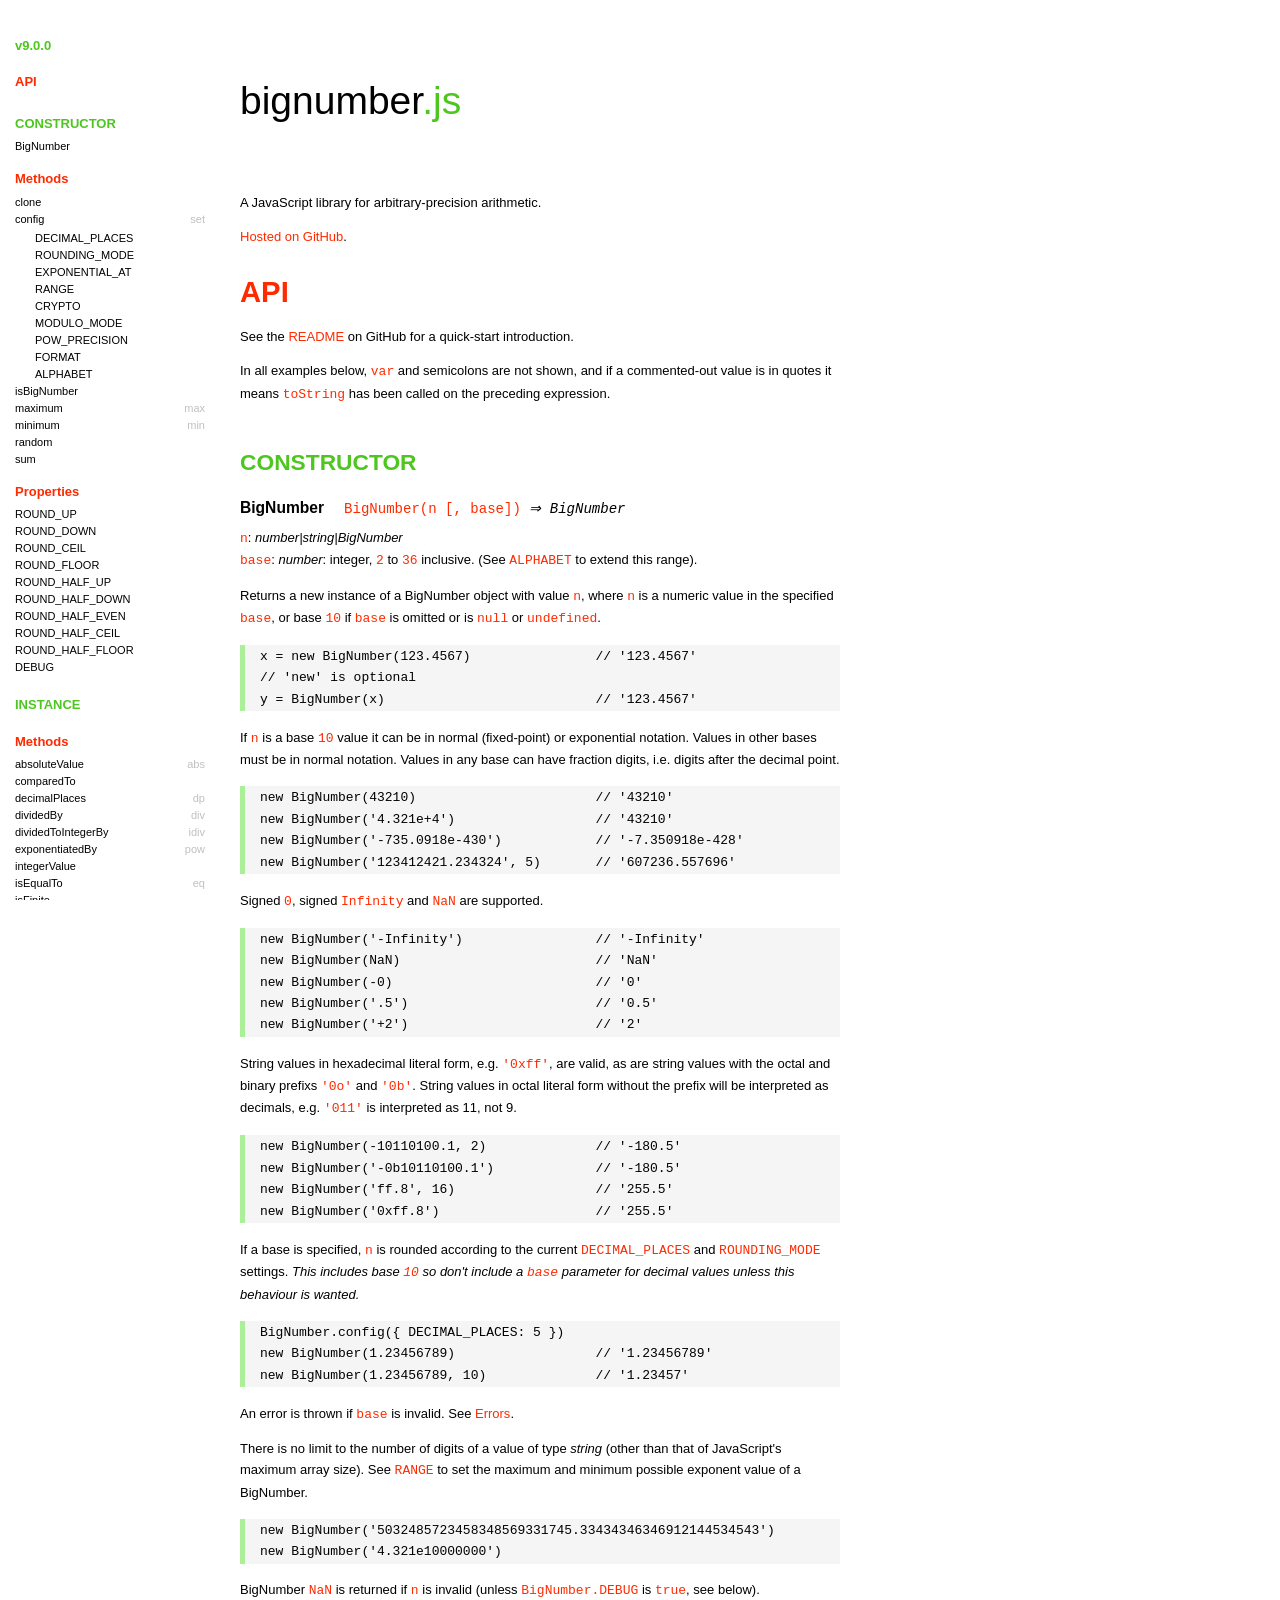
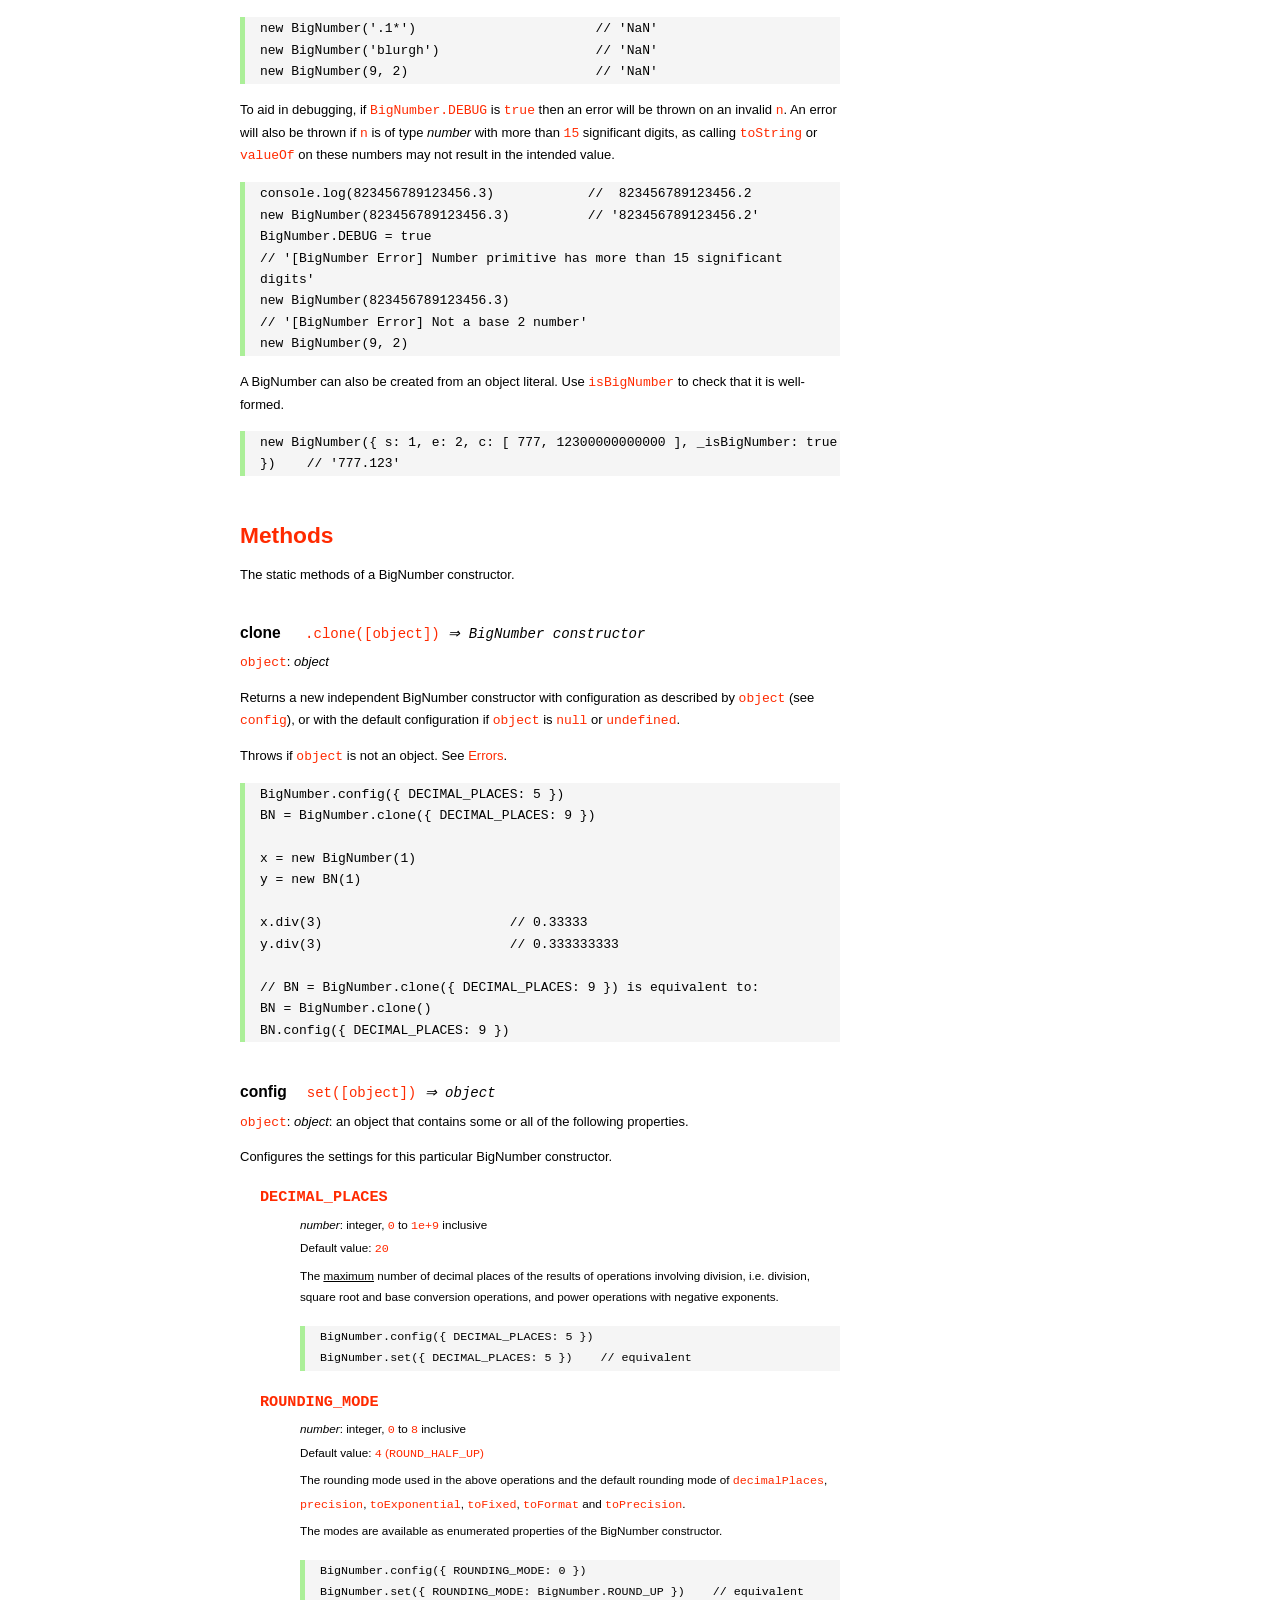
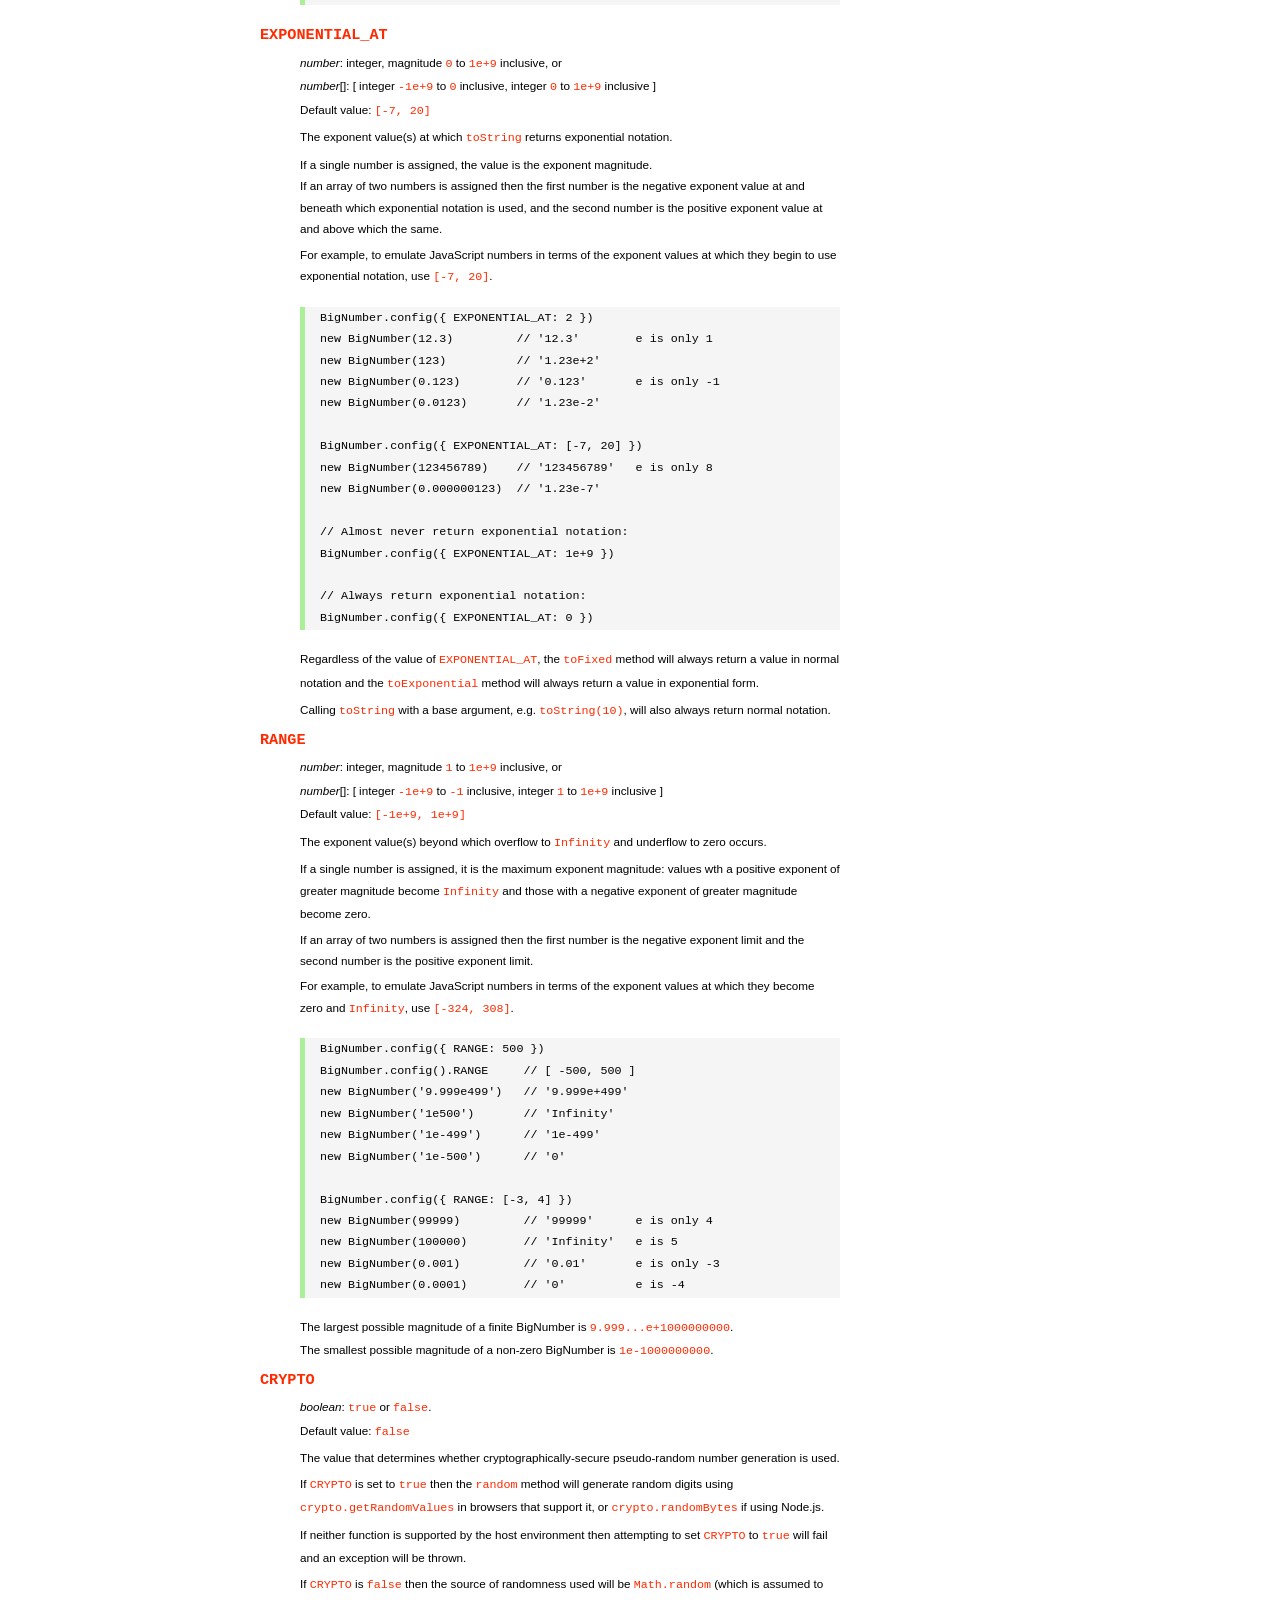
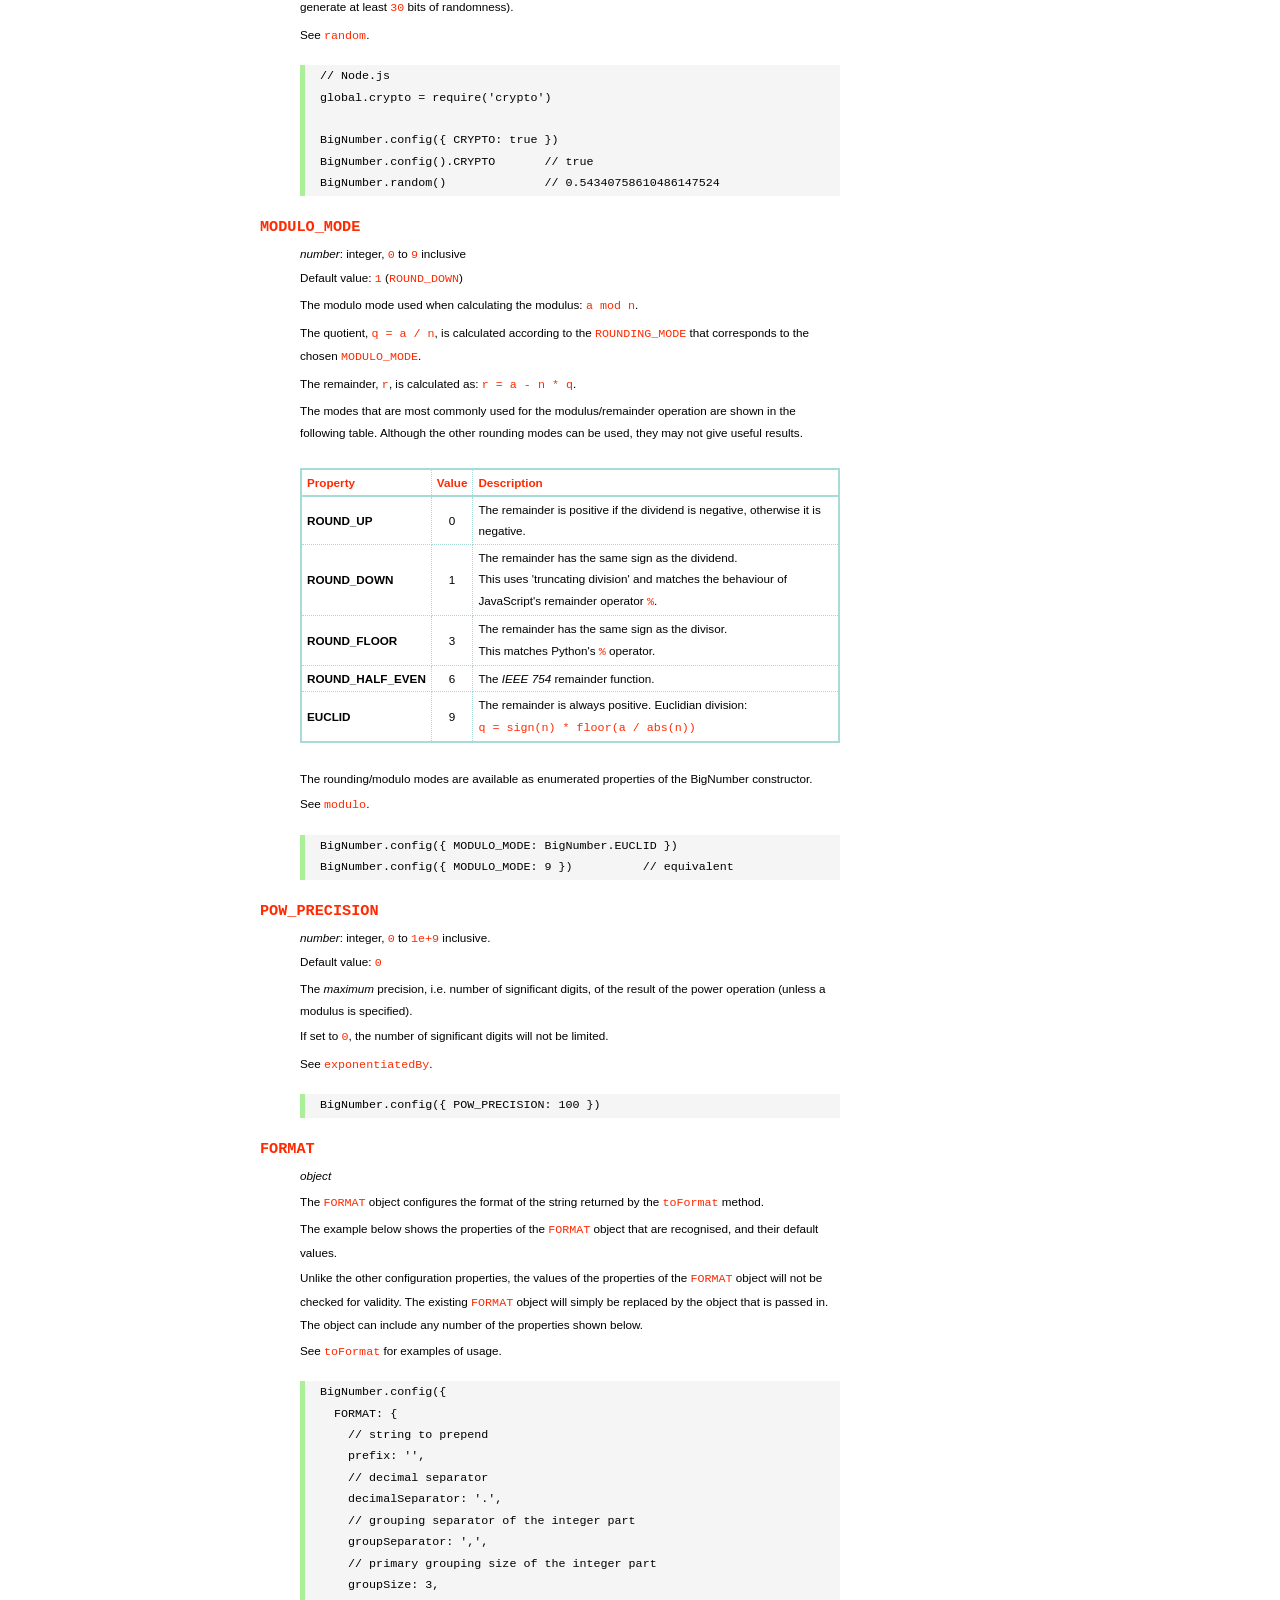
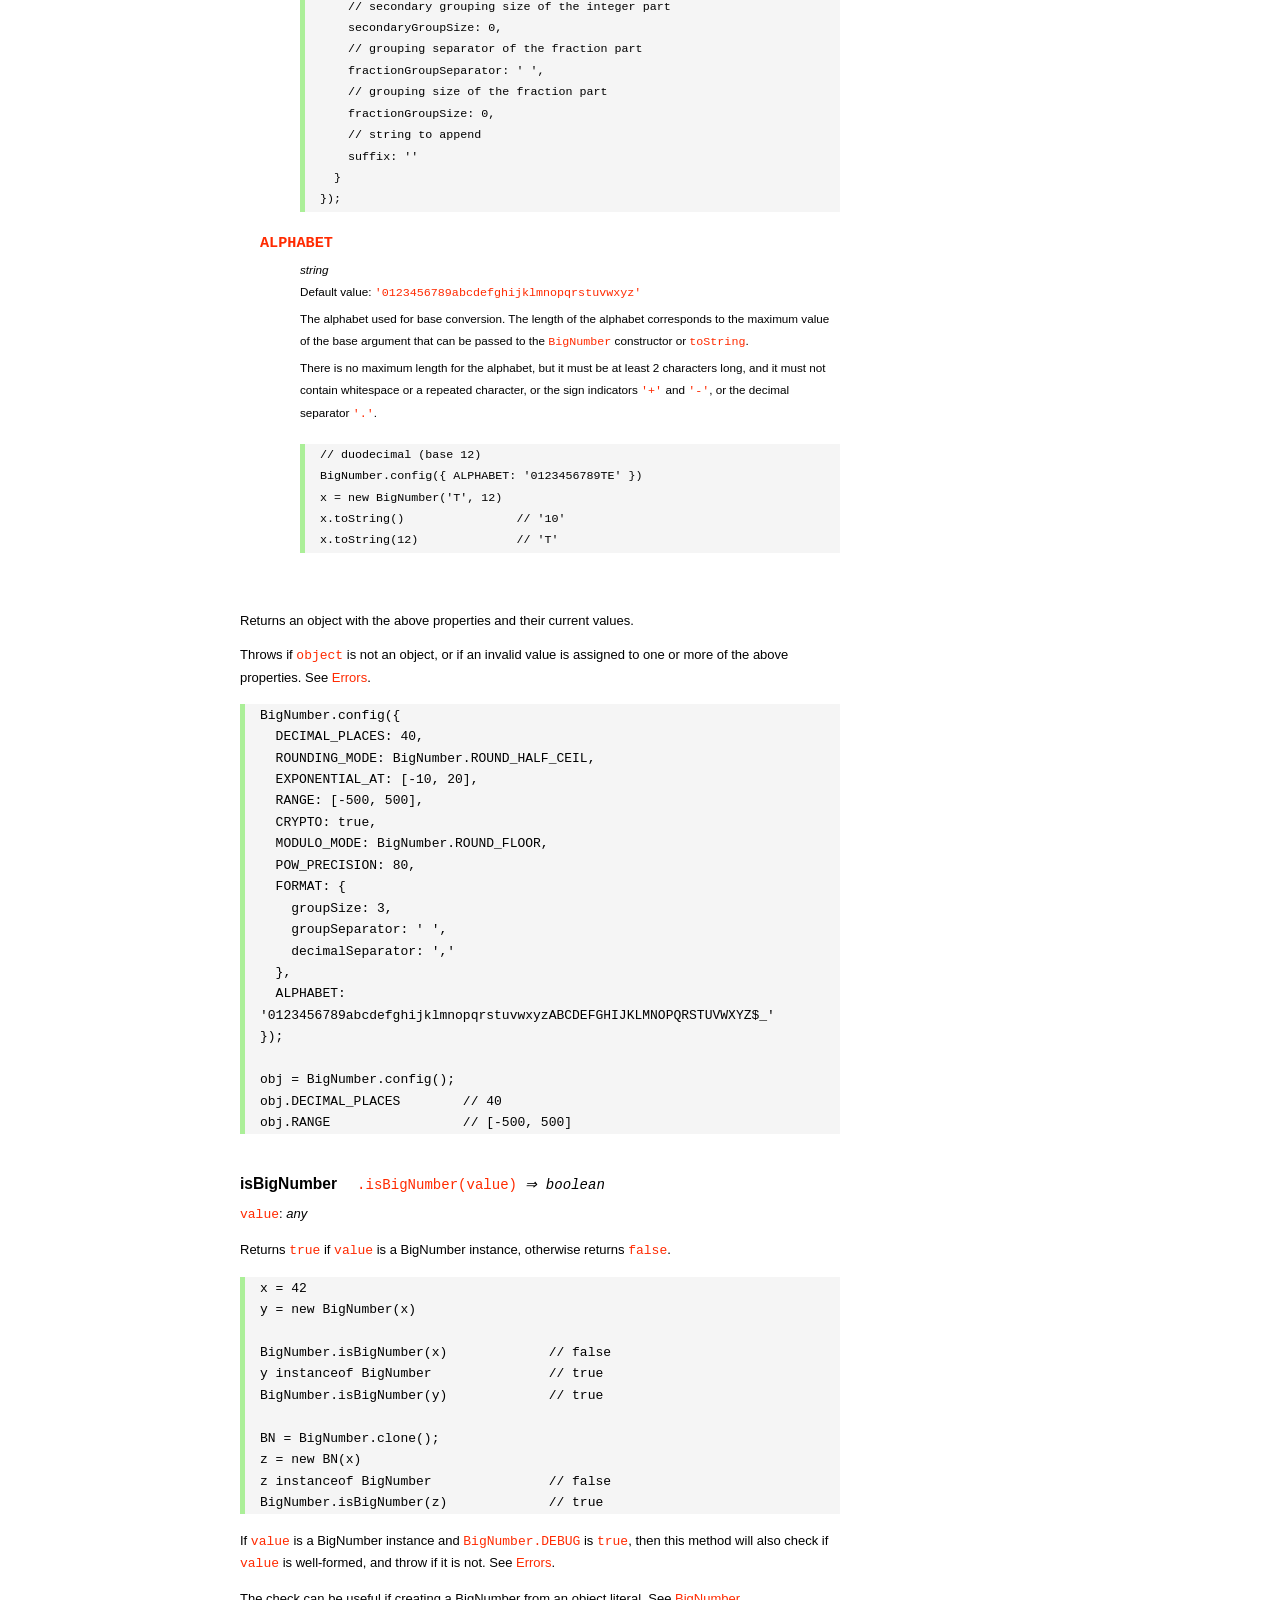
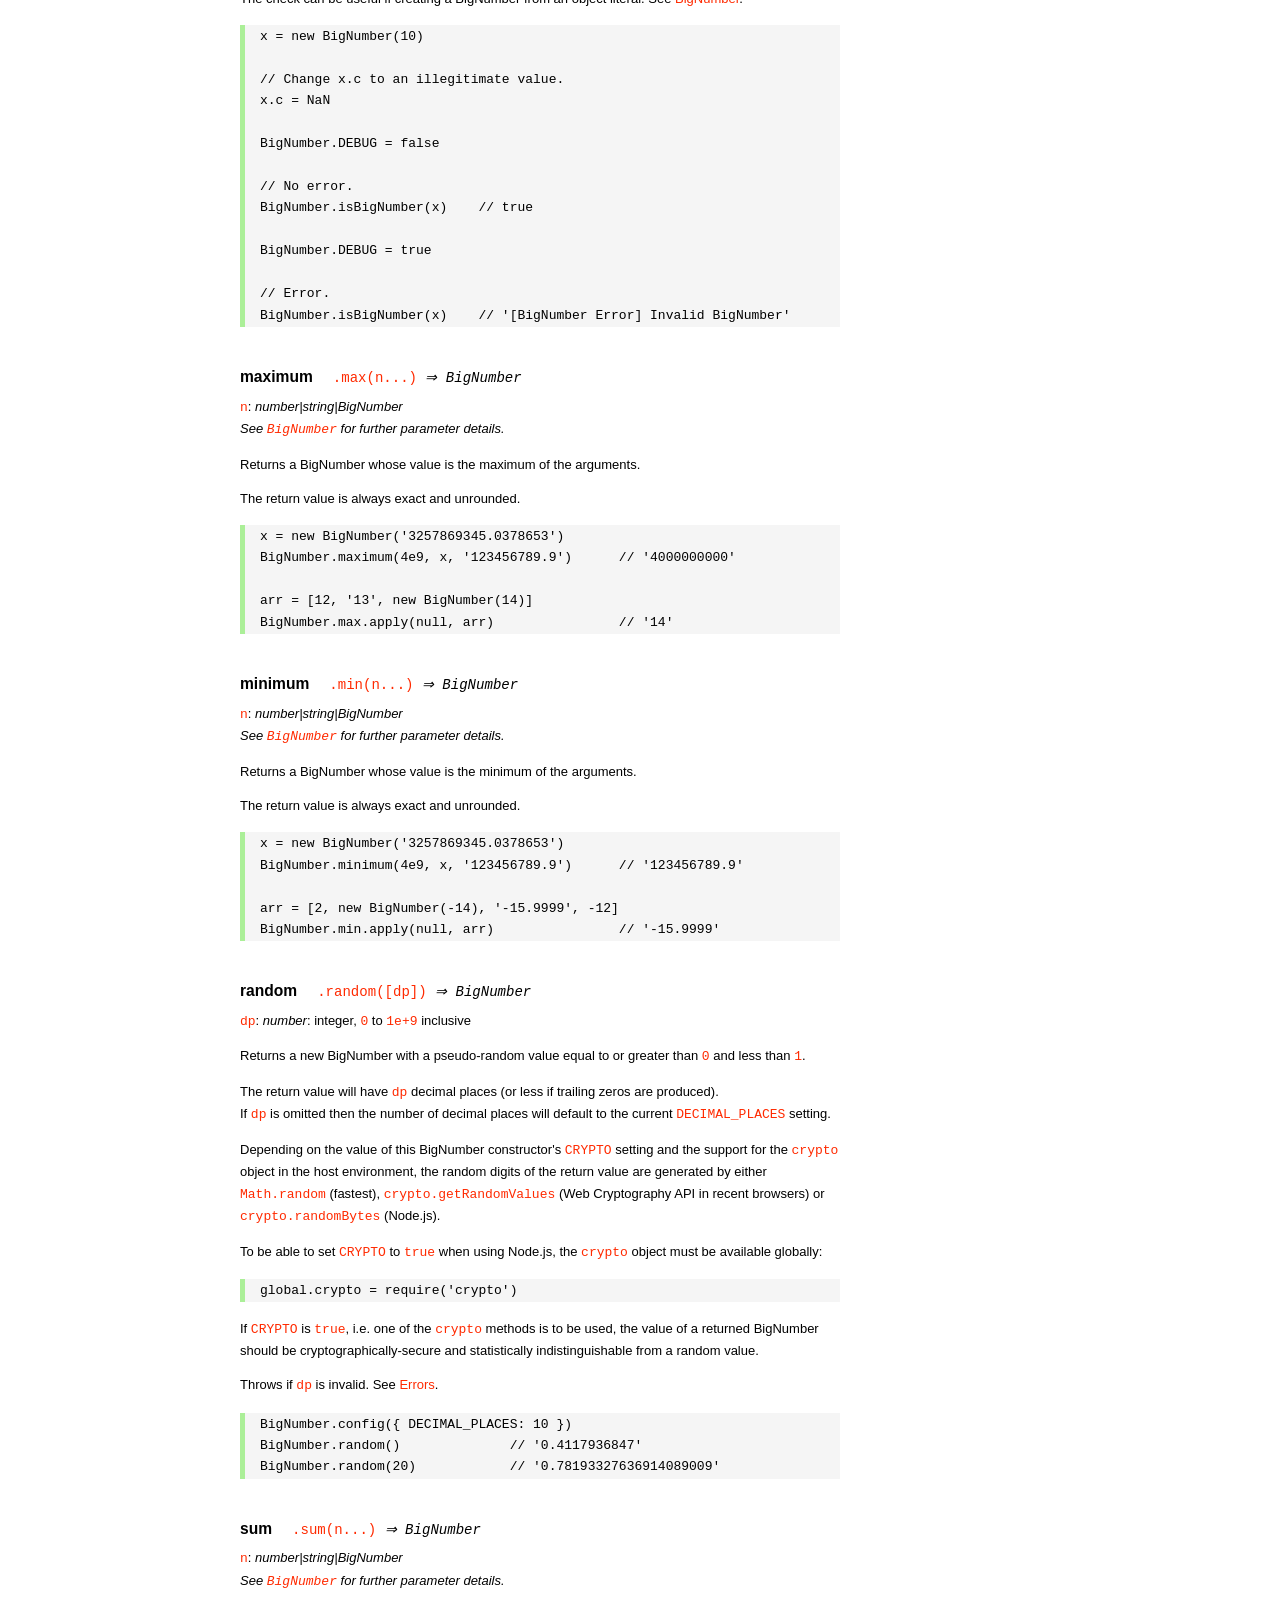
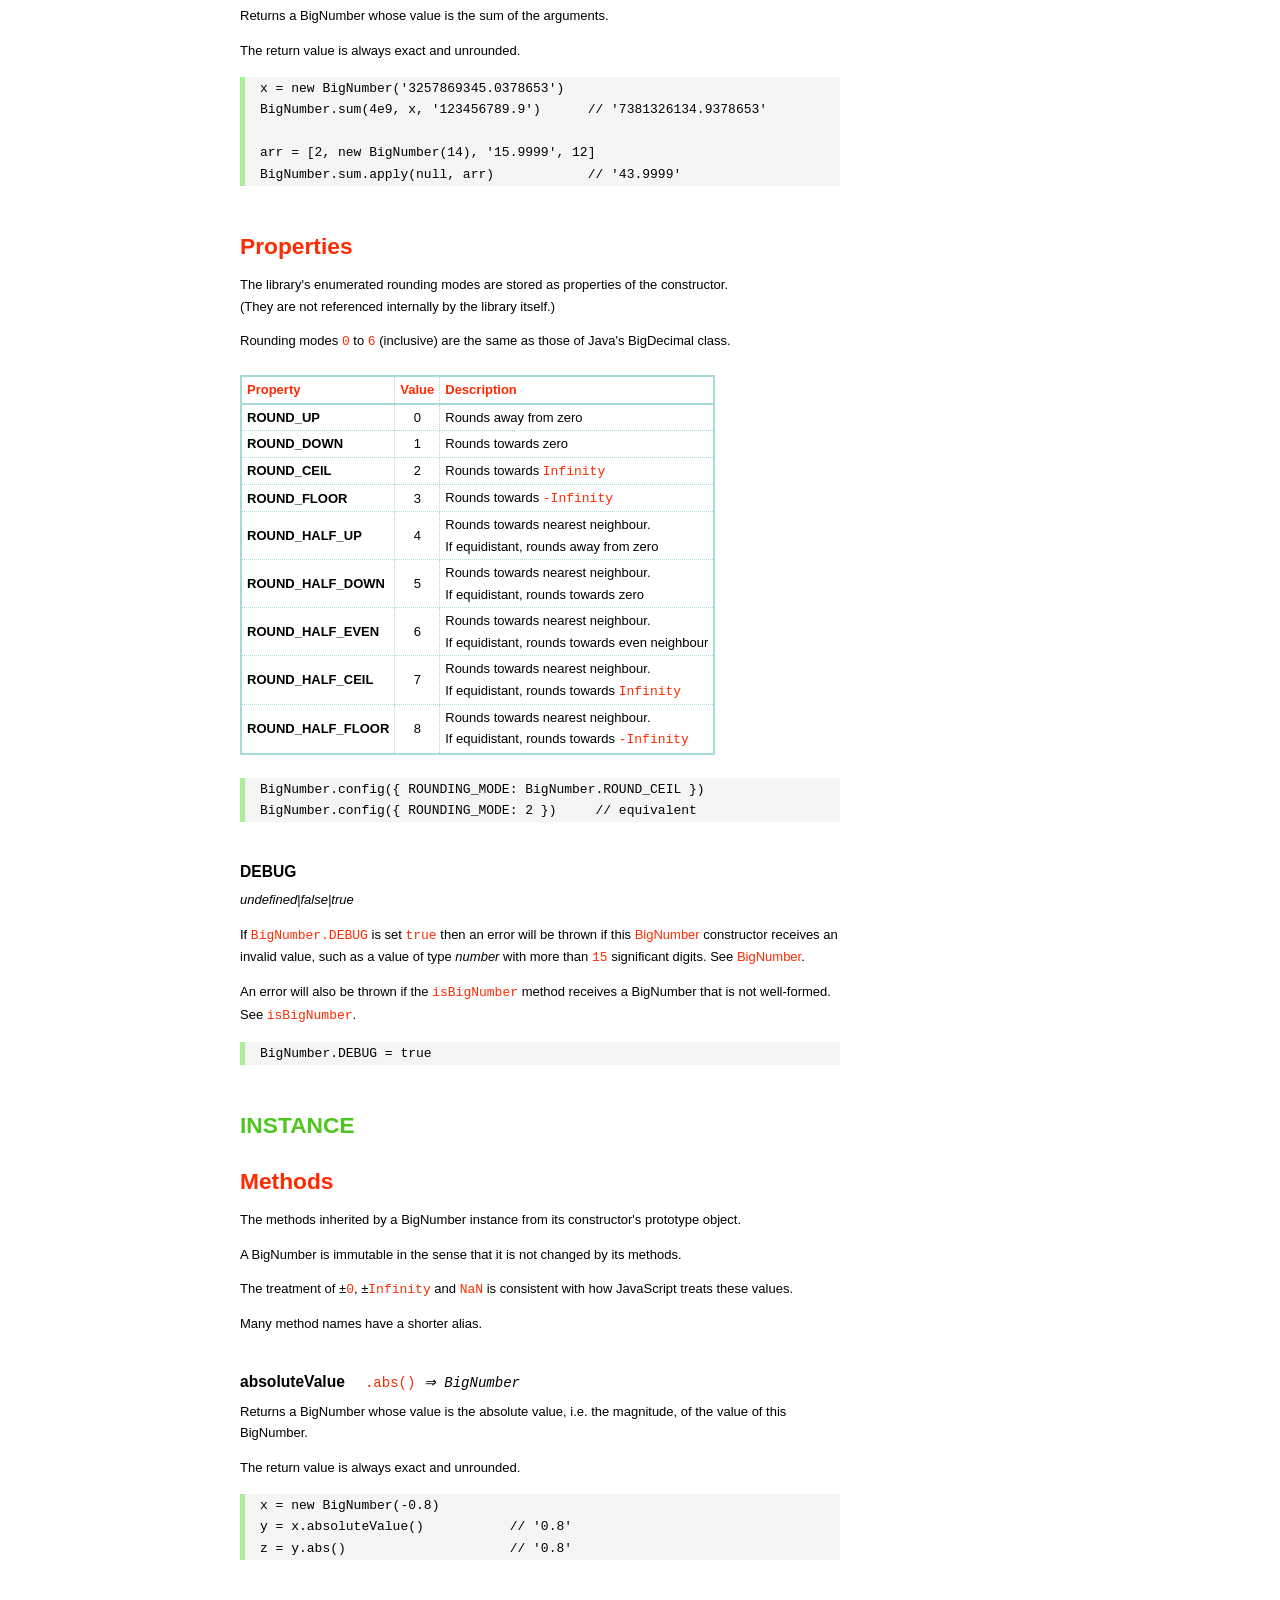
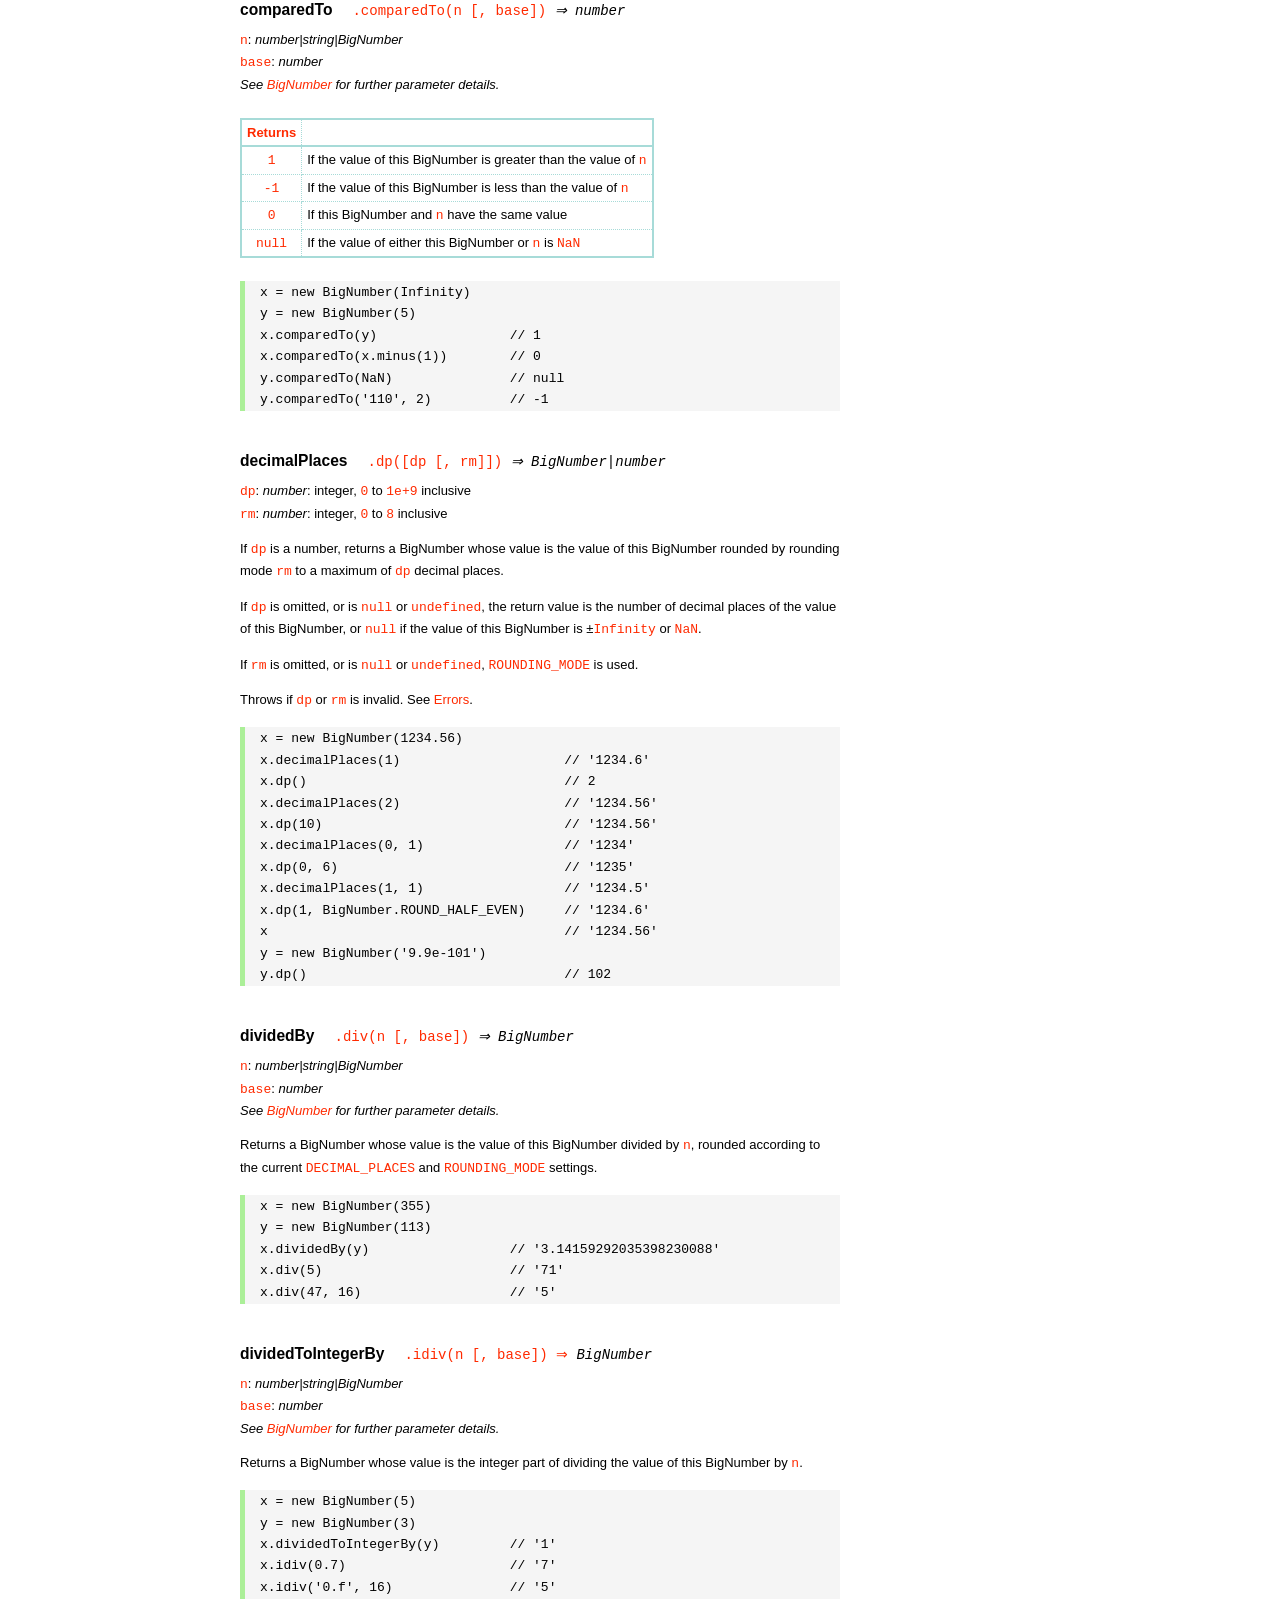
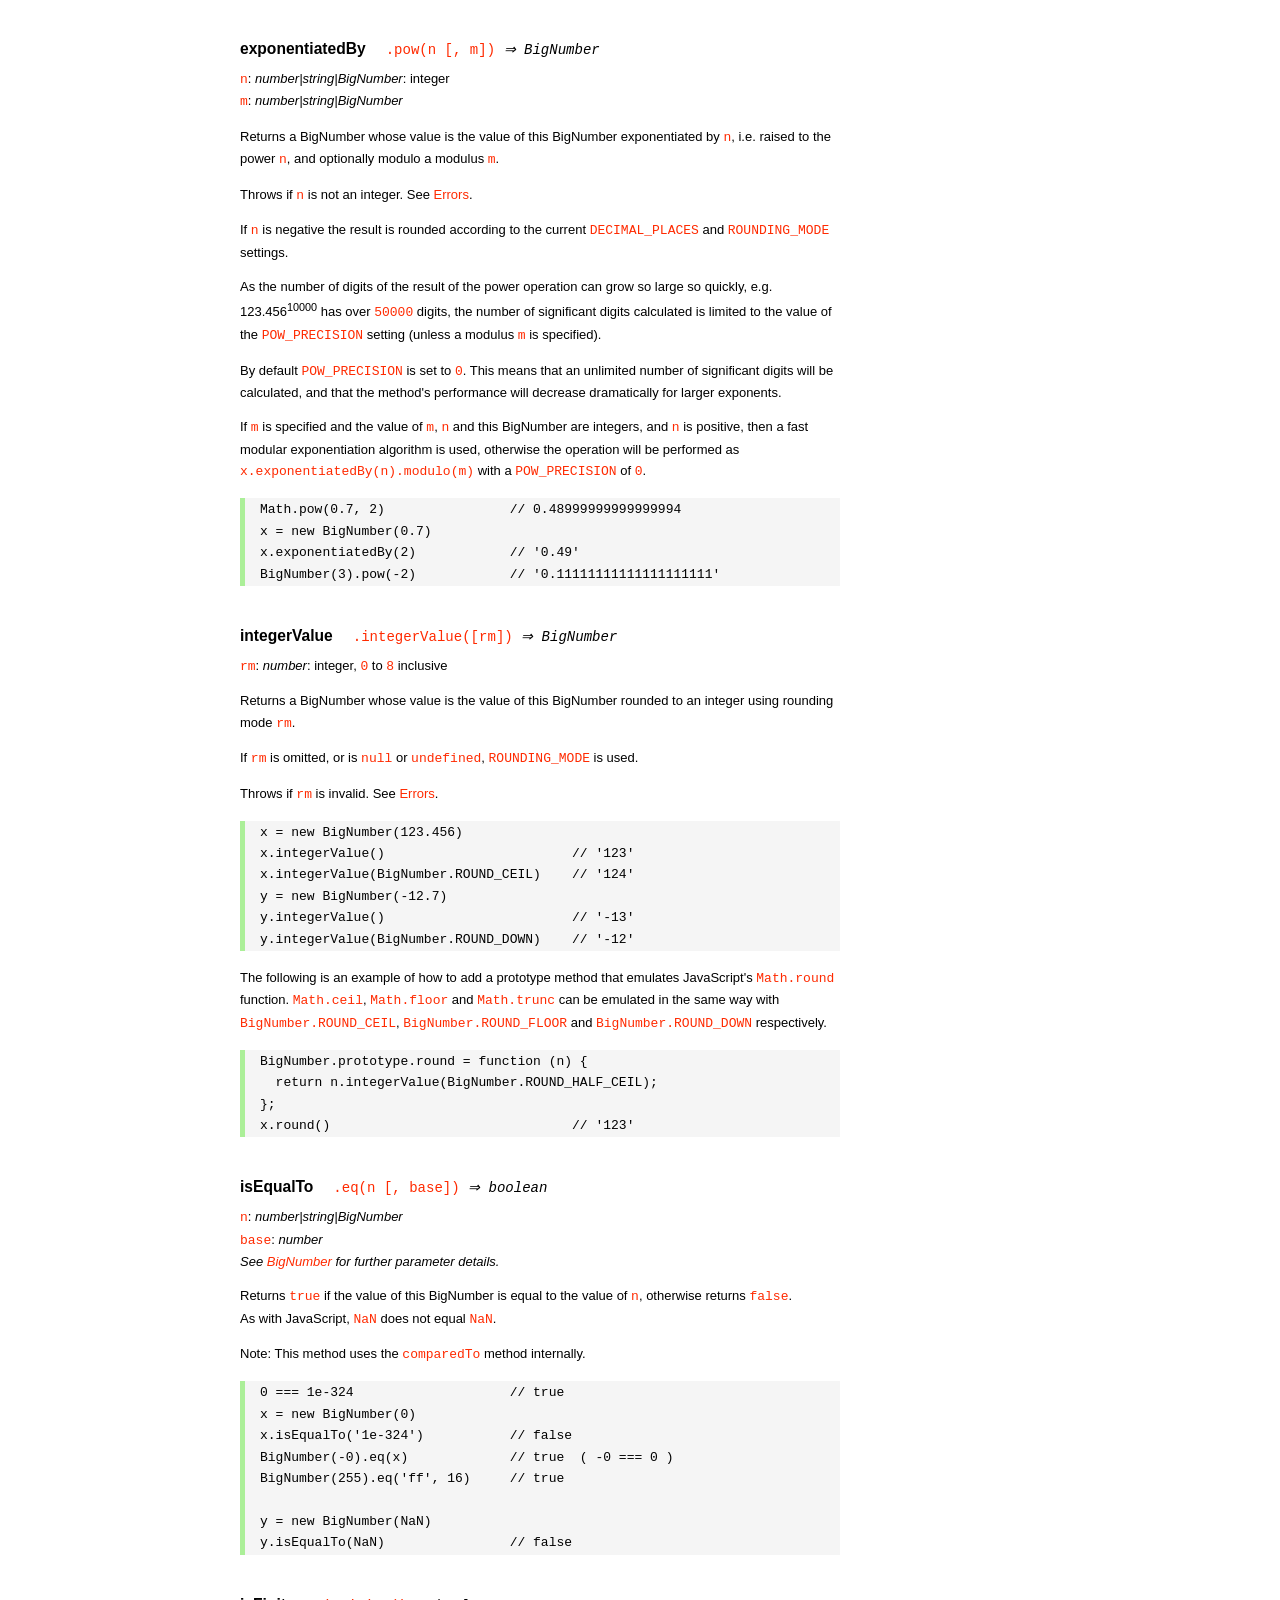
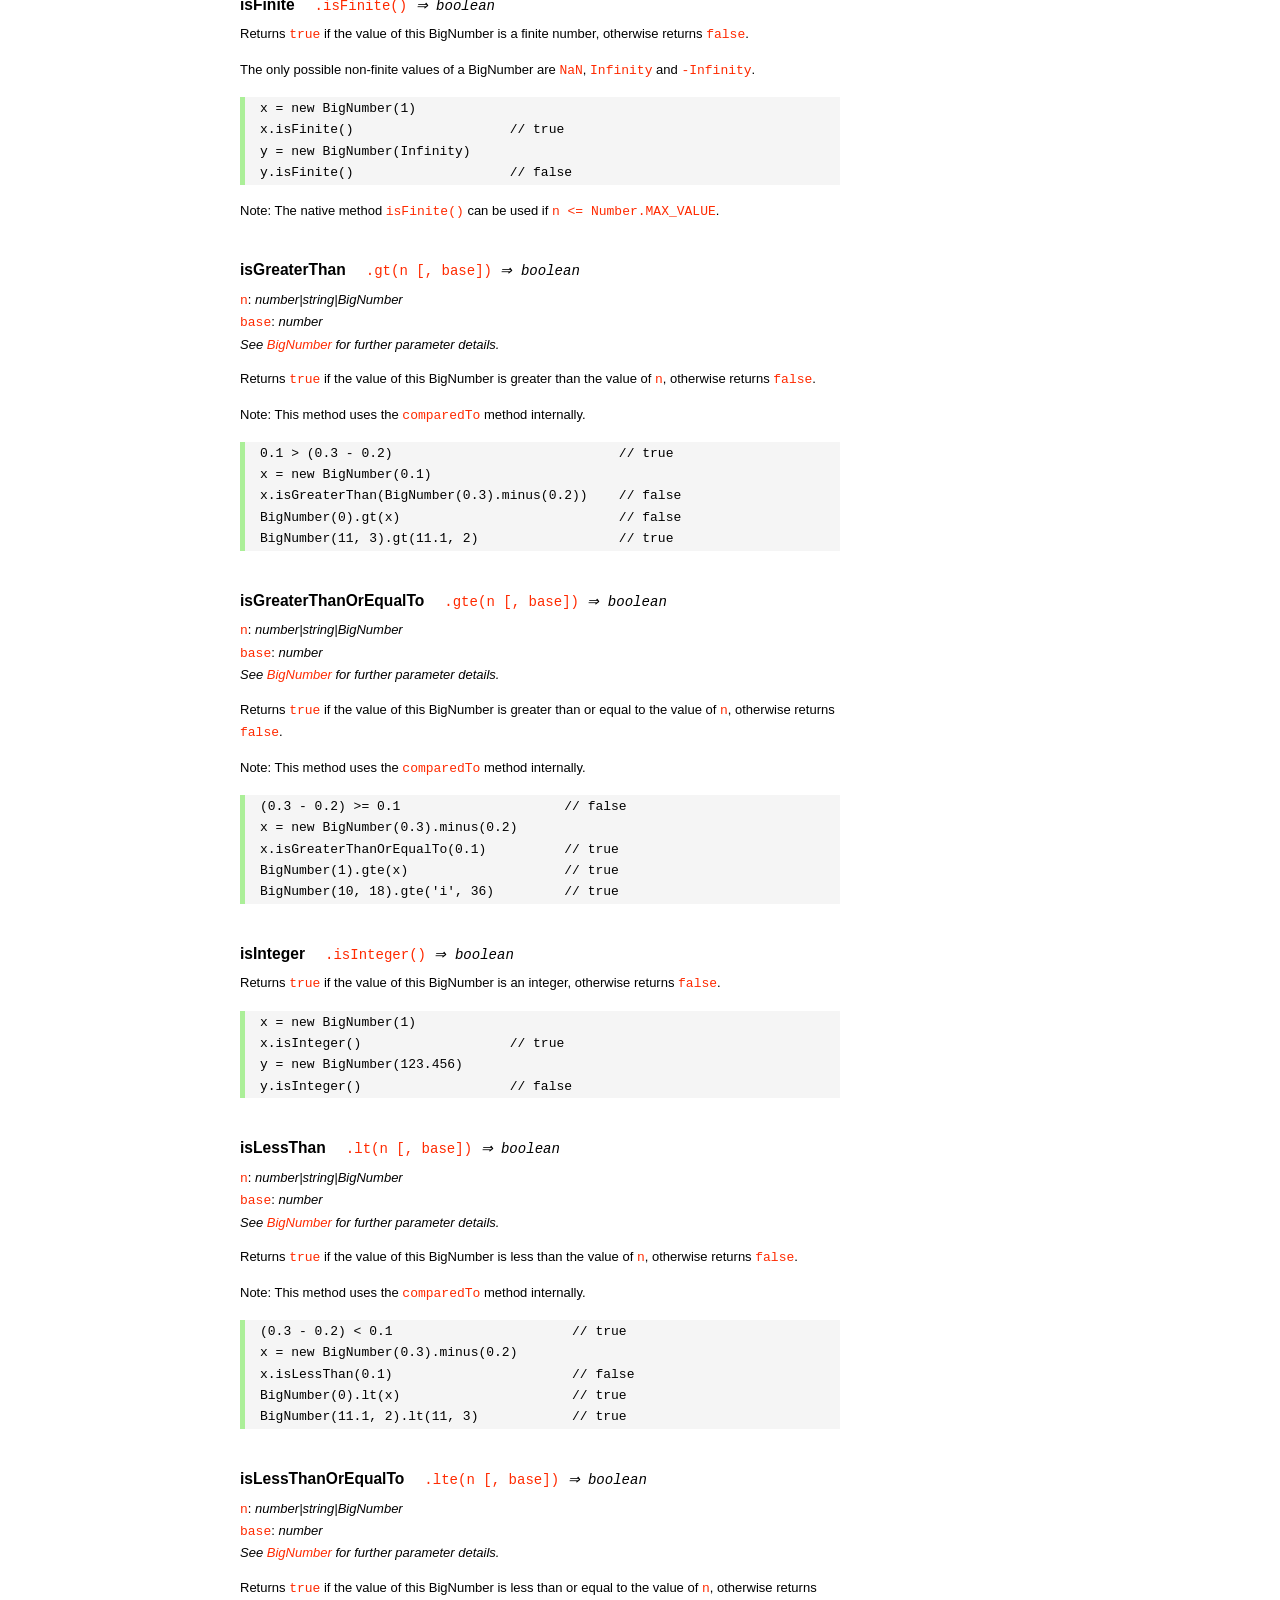
<file: node_modules/bignumber.js/doc/API.html>
<!DOCTYPE HTML>
<html>
<head>
<meta charset="utf-8">
<meta http-equiv="X-UA-Compatible" content="IE=edge">
<meta name="Author" content="M Mclaughlin">
<title>bignumber.js API</title>
<style>
html{font-size:100%}
body{background:#fff;font-family:"Helvetica Neue",Helvetica,Arial,sans-serif;font-size:13px;
  line-height:1.65em;min-height:100%;margin:0}
body,i{color:#000}
.nav{background:#fff;position:fixed;top:0;bottom:0;left:0;width:200px;overflow-y:auto;
  padding:15px 0 30px 15px}
div.container{width:600px;margin:50px 0 50px 240px}
p{margin:0 0 1em;width:600px}
pre,ul{margin:1em 0}
h1,h2,h3,h4,h5{margin:0;padding:1.5em 0 0}
h1,h2{padding:.75em 0}
h1{font:400 3em Verdana,sans-serif;color:#000;margin-bottom:1em}
h2{font-size:2.25em;color:#ff2a00}
h3{font-size:1.75em;color:#4dc71f}
h4{font-size:1.75em;color:#ff2a00;padding-bottom:.75em}
h5{font-size:1.2em;margin-bottom:.4em}
h6{font-size:1.1em;margin-bottom:0.8em;padding:0.5em 0}
dd{padding-top:.35em}
dt{padding-top:.5em}
b{font-weight:700}
dt b{font-size:1.3em}
a,a:visited{color:#ff2a00;text-decoration:none}
a:active,a:hover{outline:0;text-decoration:underline}
.nav a,.nav b,.nav a:visited{display:block;color:#ff2a00;font-weight:700; margin-top:15px}
.nav b{color:#4dc71f;margin-top:20px;cursor:default;width:auto}
ul{list-style-type:none;padding:0 0 0 20px}
.nav ul{line-height:14px;padding-left:0;margin:5px 0 0}
.nav ul a,.nav ul a:visited,span{display:inline;color:#000;font-family:Verdana,Geneva,sans-serif;
  font-size:11px;font-weight:400;margin:0}
.inset,ul.inset{margin-left:20px}
.inset{font-size:.9em}
.nav li{width:auto;margin:0 0 3px}
.alias{font-style:italic;margin-left:20px}
table{border-collapse:collapse;border-spacing:0;border:2px solid #a7dbd8;margin:1.75em 0;padding:0}
td,th{text-align:left;margin:0;padding:2px 5px;border:1px dotted #a7dbd8}
th{border-top:2px solid #a7dbd8;border-bottom:2px solid #a7dbd8;color:#ff2a00}
code,pre{font-family:Consolas, monaco, monospace;font-weight:400}
pre{background:#f5f5f5;white-space:pre-wrap;word-wrap:break-word;border-left:5px solid #abef98;
  padding:1px 0 1px 15px;margin:1.2em 0}
code,.nav-title{color:#ff2a00}
.end{margin-bottom:25px}
.centre{text-align:center}
.error-table{font-size:13px;width:100%}
#faq{margin:3em 0 0}
li span{float:right;margin-right:10px;color:#c0c0c0}
#js{font:inherit;color:#4dc71f}
</style>
</head>
<body>

  <div class="nav">

    <b>v9.0.0</b>

	<a class='nav-title' href="#">API</a>

    <b> CONSTRUCTOR </b>
    <ul>
      <li><a href="#bignumber">BigNumber</a></li>
    </ul>

    <a href="#methods">Methods</a>
    <ul>
      <li><a href="#clone">clone</a></li>
      <li><a href="#config" >config</a><span>set</span></li>
      <li>
        <ul class="inset">
          <li><a href="#decimal-places">DECIMAL_PLACES</a></li>
          <li><a href="#rounding-mode" >ROUNDING_MODE</a></li>
          <li><a href="#exponential-at">EXPONENTIAL_AT</a></li>
          <li><a href="#range"         >RANGE</a></li>
          <li><a href="#crypto"        >CRYPTO</a></li>
          <li><a href="#modulo-mode"   >MODULO_MODE</a></li>
          <li><a href="#pow-precision" >POW_PRECISION</a></li>
          <li><a href="#format"        >FORMAT</a></li>
          <li><a href="#alphabet"      >ALPHABET</a></li>
        </ul>
      </li>
      <li><a href="#isBigNumber">isBigNumber</a></li>
      <li><a href="#max"        >maximum</a><span>max</span></li>
      <li><a href="#min"        >minimum</a><span>min</span></li>
      <li><a href="#random"     >random</a></li>
      <li><a href="#sum"        >sum</a></li>
    </ul>

    <a href="#constructor-properties">Properties</a>
    <ul>
      <li><a href="#round-up"        >ROUND_UP</a></li>
      <li><a href="#round-down"      >ROUND_DOWN</a></li>
      <li><a href="#round-ceil"      >ROUND_CEIL</a></li>
      <li><a href="#round-floor"     >ROUND_FLOOR</a></li>
      <li><a href="#round-half-up"   >ROUND_HALF_UP</a></li>
      <li><a href="#round-half-down" >ROUND_HALF_DOWN</a></li>
      <li><a href="#round-half-even" >ROUND_HALF_EVEN</a></li>
      <li><a href="#round-half-ceil" >ROUND_HALF_CEIL</a></li>
      <li><a href="#round-half-floor">ROUND_HALF_FLOOR</a></li>
      <li><a href="#debug"           >DEBUG</a></li>
    </ul>

    <b> INSTANCE </b>

    <a href="#prototype-methods">Methods</a>
    <ul>
      <li><a href="#abs"    >absoluteValue         </a><span>abs</span>  </li>
      <li><a href="#cmp"    >comparedTo            </a>                  </li>
      <li><a href="#dp"     >decimalPlaces         </a><span>dp</span>   </li>
      <li><a href="#div"    >dividedBy             </a><span>div</span>  </li>
      <li><a href="#divInt" >dividedToIntegerBy    </a><span>idiv</span> </li>
      <li><a href="#pow"    >exponentiatedBy       </a><span>pow</span>  </li>
      <li><a href="#int"    >integerValue          </a>                  </li>
      <li><a href="#eq"     >isEqualTo             </a><span>eq</span>   </li>
      <li><a href="#isF"    >isFinite              </a>                  </li>
      <li><a href="#gt"     >isGreaterThan         </a><span>gt</span>   </li>
      <li><a href="#gte"    >isGreaterThanOrEqualTo</a><span>gte</span>  </li>
      <li><a href="#isInt"  >isInteger             </a>                  </li>
      <li><a href="#lt"     >isLessThan            </a><span>lt</span>   </li>
      <li><a href="#lte"    >isLessThanOrEqualTo   </a><span>lte</span>  </li>
      <li><a href="#isNaN"  >isNaN                 </a>                  </li>
      <li><a href="#isNeg"  >isNegative            </a>                  </li>
      <li><a href="#isPos"  >isPositive            </a>                  </li>
      <li><a href="#isZ"    >isZero                </a>                  </li>
      <li><a href="#minus"  >minus                 </a>                  </li>
      <li><a href="#mod"    >modulo                </a><span>mod</span>  </li>
      <li><a href="#times"  >multipliedBy          </a><span>times</span></li>
      <li><a href="#neg"    >negated               </a>                  </li>
      <li><a href="#plus"   >plus                  </a>                  </li>
      <li><a href="#sd"     >precision             </a><span>sd</span>   </li>
      <li><a href="#shift"  >shiftedBy             </a>                  </li>
      <li><a href="#sqrt"   >squareRoot            </a><span>sqrt</span> </li>
      <li><a href="#toE"    >toExponential         </a>                  </li>
      <li><a href="#toFix"  >toFixed               </a>                  </li>
      <li><a href="#toFor"  >toFormat              </a>                  </li>
      <li><a href="#toFr"   >toFraction            </a>                  </li>
      <li><a href="#toJSON" >toJSON                </a>                  </li>
      <li><a href="#toN"    >toNumber              </a>                  </li>
      <li><a href="#toP"    >toPrecision           </a>                  </li>
      <li><a href="#toS"    >toString              </a>                  </li>
      <li><a href="#valueOf">valueOf               </a>                  </li>
    </ul>

    <a href="#instance-properties">Properties</a>
    <ul>
      <li><a href="#coefficient">c: coefficient</a></li>
      <li><a href="#exponent"   >e: exponent</a></li>
      <li><a href="#sign"       >s: sign</a></li>
    </ul>

    <a href="#zero-nan-infinity">Zero, NaN &amp; Infinity</a>
    <a href="#Errors">Errors</a>
    <a href="#type-coercion">Type coercion</a>
    <a class='end' href="#faq">FAQ</a>

  </div>

  <div class="container">

    <h1>bignumber<span id='js'>.js</span></h1>

    <p>A JavaScript library for arbitrary-precision arithmetic.</p>
    <p><a href="https://github.com/MikeMcl/bignumber.js">Hosted on GitHub</a>. </p>

    <h2>API</h2>

    <p>
      See the <a href='https://github.com/MikeMcl/bignumber.js'>README</a> on GitHub for a
      quick-start introduction.
    </p>
    <p>
      In all examples below, <code>var</code> and semicolons are not shown, and if a commented-out
      value is in quotes it means <code>toString</code> has been called on the preceding expression.
    </p>


    <h3>CONSTRUCTOR</h3>


    <h5 id="bignumber">
      BigNumber<code class='inset'>BigNumber(n [, base]) <i>&rArr; BigNumber</i></code>
    </h5>
    <p>
      <code>n</code>: <i>number|string|BigNumber</i><br />
      <code>base</code>: <i>number</i>: integer, <code>2</code> to <code>36</code> inclusive. (See
      <a href='#alphabet'><code>ALPHABET</code></a> to extend this range).
    </p>
    <p>
      Returns a new instance of a BigNumber object with value <code>n</code>, where <code>n</code>
      is a numeric value in the specified <code>base</code>, or base <code>10</code> if
      <code>base</code> is omitted or is <code>null</code> or <code>undefined</code>.
    </p>
    <pre>
x = new BigNumber(123.4567)                // '123.4567'
// 'new' is optional
y = BigNumber(x)                           // '123.4567'</pre>
    <p>
      If <code>n</code> is a base <code>10</code> value it can be in normal (fixed-point) or
      exponential notation. Values in other bases must be in normal notation. Values in any base can
      have fraction digits, i.e. digits after the decimal point.
    </p>
    <pre>
new BigNumber(43210)                       // '43210'
new BigNumber('4.321e+4')                  // '43210'
new BigNumber('-735.0918e-430')            // '-7.350918e-428'
new BigNumber('123412421.234324', 5)       // '607236.557696'</pre>
    <p>
      Signed <code>0</code>, signed <code>Infinity</code> and <code>NaN</code> are supported.
    </p>
    <pre>
new BigNumber('-Infinity')                 // '-Infinity'
new BigNumber(NaN)                         // 'NaN'
new BigNumber(-0)                          // '0'
new BigNumber('.5')                        // '0.5'
new BigNumber('+2')                        // '2'</pre>
    <p>
      String values in hexadecimal literal form, e.g. <code>'0xff'</code>, are valid, as are
      string values with the octal and binary prefixs <code>'0o'</code> and <code>'0b'</code>.
      String values in octal literal form without the prefix will be interpreted as
      decimals, e.g. <code>'011'</code> is interpreted as 11, not 9.
    </p>
    <pre>
new BigNumber(-10110100.1, 2)              // '-180.5'
new BigNumber('-0b10110100.1')             // '-180.5'
new BigNumber('ff.8', 16)                  // '255.5'
new BigNumber('0xff.8')                    // '255.5'</pre>
    <p>
      If a base is specified, <code>n</code> is rounded according to the current
      <a href='#decimal-places'><code>DECIMAL_PLACES</code></a> and
      <a href='#rounding-mode'><code>ROUNDING_MODE</code></a> settings. <em>This includes base
      <code>10</code> so don't include a <code>base</code> parameter for decimal values unless
      this behaviour is wanted.</em>
    </p>
    <pre>BigNumber.config({ DECIMAL_PLACES: 5 })
new BigNumber(1.23456789)                  // '1.23456789'
new BigNumber(1.23456789, 10)              // '1.23457'</pre>
    <p>An error is thrown if <code>base</code> is invalid. See <a href='#Errors'>Errors</a>.</p>
    <p>
      There is no limit to the number of digits of a value of type <em>string</em> (other than
      that of JavaScript's maximum array size). See <a href='#range'><code>RANGE</code></a> to set
      the maximum and minimum possible exponent value of a BigNumber.
    </p>
    <pre>
new BigNumber('5032485723458348569331745.33434346346912144534543')
new BigNumber('4.321e10000000')</pre>
    <p>BigNumber <code>NaN</code> is returned if <code>n</code> is invalid
    (unless <code>BigNumber.DEBUG</code> is <code>true</code>, see below).</p>
    <pre>
new BigNumber('.1*')                       // 'NaN'
new BigNumber('blurgh')                    // 'NaN'
new BigNumber(9, 2)                        // 'NaN'</pre>
    <p>
      To aid in debugging, if <code>BigNumber.DEBUG</code> is <code>true</code> then an error will
      be thrown on an invalid <code>n</code>. An error will also be thrown if <code>n</code> is of
      type <em>number</em> with more than <code>15</code> significant digits, as calling
      <code><a href='#toS'>toString</a></code> or <code><a href='#valueOf'>valueOf</a></code> on
      these numbers may not result in the intended value.
    </p>
      <pre>
console.log(823456789123456.3)            //  823456789123456.2
new BigNumber(823456789123456.3)          // '823456789123456.2'
BigNumber.DEBUG = true
// '[BigNumber Error] Number primitive has more than 15 significant digits'
new BigNumber(823456789123456.3)
// '[BigNumber Error] Not a base 2 number'
new BigNumber(9, 2)</pre>
    <p>
      A BigNumber can also be created from an object literal.
      Use <code><a href='#isBigNumber'>isBigNumber</a></code> to check that it is well-formed.
    </p>
    <pre>new BigNumber({ s: 1, e: 2, c: [ 777, 12300000000000 ], _isBigNumber: true })    // '777.123'</pre>




    <h4 id="methods">Methods</h4>
     <p>The static methods of a BigNumber constructor.</p>




    <h5 id="clone">clone
      <code class='inset'>.clone([object]) <i>&rArr; BigNumber constructor</i></code>
    </h5>
    <p><code>object</code>: <i>object</i></p>
    <p>
      Returns a new independent BigNumber constructor with configuration as described by
      <code>object</code> (see <a href='#config'><code>config</code></a>), or with the default
      configuration if <code>object</code> is <code>null</code> or <code>undefined</code>.
    </p>
    <p>
      Throws if <code>object</code> is not an object. See <a href='#Errors'>Errors</a>.
    </p>
    <pre>BigNumber.config({ DECIMAL_PLACES: 5 })
BN = BigNumber.clone({ DECIMAL_PLACES: 9 })

x = new BigNumber(1)
y = new BN(1)

x.div(3)                        // 0.33333
y.div(3)                        // 0.333333333

// BN = BigNumber.clone({ DECIMAL_PLACES: 9 }) is equivalent to:
BN = BigNumber.clone()
BN.config({ DECIMAL_PLACES: 9 })</pre>



    <h5 id="config">config<code class='inset'>set([object]) <i>&rArr; object</i></code></h5>
    <p>
      <code>object</code>: <i>object</i>: an object that contains some or all of the following
      properties.
    </p>
    <p>Configures the settings for this particular BigNumber constructor.</p>

    <dl class='inset'>
      <dt id="decimal-places"><code><b>DECIMAL_PLACES</b></code></dt>
      <dd>
        <i>number</i>: integer, <code>0</code> to <code>1e+9</code> inclusive<br />
        Default value: <code>20</code>
      </dd>
      <dd>
        The <u>maximum</u> number of decimal places of the results of operations involving
        division, i.e. division, square root and base conversion operations, and power
        operations with negative exponents.<br />
      </dd>
      <dd>
      <pre>BigNumber.config({ DECIMAL_PLACES: 5 })
BigNumber.set({ DECIMAL_PLACES: 5 })    // equivalent</pre>
      </dd>



      <dt id="rounding-mode"><code><b>ROUNDING_MODE</b></code></dt>
      <dd>
        <i>number</i>: integer, <code>0</code> to <code>8</code> inclusive<br />
        Default value: <code>4</code> <a href="#round-half-up">(<code>ROUND_HALF_UP</code>)</a>
      </dd>
      <dd>
        The rounding mode used in the above operations and the default rounding mode of
        <a href='#dp'><code>decimalPlaces</code></a>,
        <a href='#sd'><code>precision</code></a>,
        <a href='#toE'><code>toExponential</code></a>,
        <a href='#toFix'><code>toFixed</code></a>,
        <a href='#toFor'><code>toFormat</code></a> and
        <a href='#toP'><code>toPrecision</code></a>.
      </dd>
      <dd>The modes are available as enumerated properties of the BigNumber constructor.</dd>
       <dd>
      <pre>BigNumber.config({ ROUNDING_MODE: 0 })
BigNumber.set({ ROUNDING_MODE: BigNumber.ROUND_UP })    // equivalent</pre>
        </dd>



      <dt id="exponential-at"><code><b>EXPONENTIAL_AT</b></code></dt>
      <dd>
        <i>number</i>: integer, magnitude <code>0</code> to <code>1e+9</code> inclusive, or
        <br />
        <i>number</i>[]: [ integer <code>-1e+9</code> to <code>0</code> inclusive, integer
        <code>0</code> to <code>1e+9</code> inclusive ]<br />
        Default value: <code>[-7, 20]</code>
      </dd>
      <dd>
        The exponent value(s) at which <code>toString</code> returns exponential notation.
      </dd>
      <dd>
        If a single number is assigned, the value is the exponent magnitude.<br />
        If an array of two numbers is assigned then the first number is the negative exponent
        value at and beneath which exponential notation is used, and the second number is the
        positive exponent value at and above which the same.
      </dd>
      <dd>
        For example, to emulate JavaScript numbers in terms of the exponent values at which they
        begin to use exponential notation, use <code>[-7, 20]</code>.
      </dd>
      <dd>
      <pre>BigNumber.config({ EXPONENTIAL_AT: 2 })
new BigNumber(12.3)         // '12.3'        e is only 1
new BigNumber(123)          // '1.23e+2'
new BigNumber(0.123)        // '0.123'       e is only -1
new BigNumber(0.0123)       // '1.23e-2'

BigNumber.config({ EXPONENTIAL_AT: [-7, 20] })
new BigNumber(123456789)    // '123456789'   e is only 8
new BigNumber(0.000000123)  // '1.23e-7'

// Almost never return exponential notation:
BigNumber.config({ EXPONENTIAL_AT: 1e+9 })

// Always return exponential notation:
BigNumber.config({ EXPONENTIAL_AT: 0 })</pre>
      </dd>
      <dd>
        Regardless of the value of <code>EXPONENTIAL_AT</code>, the <code>toFixed</code> method
        will always return a value in normal notation and the <code>toExponential</code> method
        will always return a value in exponential form.
      </dd>
      <dd>
        Calling <code>toString</code> with a base argument, e.g. <code>toString(10)</code>, will
        also always return normal notation.
      </dd>



      <dt id="range"><code><b>RANGE</b></code></dt>
      <dd>
        <i>number</i>: integer, magnitude <code>1</code> to <code>1e+9</code> inclusive, or
        <br />
        <i>number</i>[]: [ integer <code>-1e+9</code> to <code>-1</code> inclusive, integer
        <code>1</code> to <code>1e+9</code> inclusive ]<br />
        Default value: <code>[-1e+9, 1e+9]</code>
      </dd>
      <dd>
        The exponent value(s) beyond which overflow to <code>Infinity</code> and underflow to
        zero occurs.
      </dd>
      <dd>
        If a single number is assigned, it is the maximum exponent magnitude: values wth a
        positive exponent of greater magnitude become <code>Infinity</code> and those with a
        negative exponent of greater magnitude become zero.
      <dd>
        If an array of two numbers is assigned then the first number is the negative exponent
        limit and the second number is the positive exponent limit.
      </dd>
      <dd>
        For example, to emulate JavaScript numbers in terms of the exponent values at which they
        become zero and <code>Infinity</code>, use <code>[-324, 308]</code>.
      </dd>
      <dd>
      <pre>BigNumber.config({ RANGE: 500 })
BigNumber.config().RANGE     // [ -500, 500 ]
new BigNumber('9.999e499')   // '9.999e+499'
new BigNumber('1e500')       // 'Infinity'
new BigNumber('1e-499')      // '1e-499'
new BigNumber('1e-500')      // '0'

BigNumber.config({ RANGE: [-3, 4] })
new BigNumber(99999)         // '99999'      e is only 4
new BigNumber(100000)        // 'Infinity'   e is 5
new BigNumber(0.001)         // '0.01'       e is only -3
new BigNumber(0.0001)        // '0'          e is -4</pre>
      </dd>
      <dd>
        The largest possible magnitude of a finite BigNumber is
        <code>9.999...e+1000000000</code>.<br />
        The smallest possible magnitude of a non-zero BigNumber is <code>1e-1000000000</code>.
      </dd>



      <dt id="crypto"><code><b>CRYPTO</b></code></dt>
      <dd>
        <i>boolean</i>: <code>true</code> or <code>false</code>.<br />
        Default value: <code>false</code>
      </dd>
      <dd>
        The value that determines whether cryptographically-secure pseudo-random number
        generation is used.
      </dd>
      <dd>
        If <code>CRYPTO</code> is set to <code>true</code> then the
        <a href='#random'><code>random</code></a> method will generate random digits using
        <code>crypto.getRandomValues</code> in browsers that support it, or
        <code>crypto.randomBytes</code> if using Node.js.
      </dd>
      <dd>
        If neither function is supported by the host environment then attempting to set
        <code>CRYPTO</code> to <code>true</code> will fail and an exception will be thrown.
      </dd>
      <dd>
        If <code>CRYPTO</code> is <code>false</code> then the source of randomness used will be
        <code>Math.random</code> (which is assumed to generate at least <code>30</code> bits of
        randomness).
      </dd>
      <dd>See <a href='#random'><code>random</code></a>.</dd>
      <dd>
      <pre>
// Node.js
global.crypto = require('crypto')

BigNumber.config({ CRYPTO: true })
BigNumber.config().CRYPTO       // true
BigNumber.random()              // 0.54340758610486147524</pre>
      </dd>



      <dt id="modulo-mode"><code><b>MODULO_MODE</b></code></dt>
      <dd>
        <i>number</i>: integer, <code>0</code> to <code>9</code> inclusive<br />
        Default value: <code>1</code> (<a href="#round-down"><code>ROUND_DOWN</code></a>)
      </dd>
      <dd>The modulo mode used when calculating the modulus: <code>a mod n</code>.</dd>
      <dd>
        The quotient, <code>q = a / n</code>, is calculated according to the
        <a href='#rounding-mode'><code>ROUNDING_MODE</code></a> that corresponds to the chosen
        <code>MODULO_MODE</code>.
      </dd>
      <dd>The remainder, <code>r</code>, is calculated as: <code>r = a - n * q</code>.</dd>
      <dd>
        The modes that are most commonly used for the modulus/remainder operation are shown in
        the following table. Although the other rounding modes can be used, they may not give
        useful results.
      </dd>
      <dd>
        <table>
          <tr><th>Property</th><th>Value</th><th>Description</th></tr>
          <tr>
            <td><b>ROUND_UP</b></td><td class='centre'>0</td>
            <td>
              The remainder is positive if the dividend is negative, otherwise it is negative.
            </td>
          </tr>
          <tr>
            <td><b>ROUND_DOWN</b></td><td class='centre'>1</td>
            <td>
              The remainder has the same sign as the dividend.<br />
              This uses 'truncating division' and matches the behaviour of JavaScript's
              remainder operator <code>%</code>.
            </td>
          </tr>
          <tr>
            <td><b>ROUND_FLOOR</b></td><td class='centre'>3</td>
            <td>
              The remainder has the same sign as the divisor.<br />
              This matches Python's <code>%</code> operator.
            </td>
          </tr>
          <tr>
            <td><b>ROUND_HALF_EVEN</b></td><td class='centre'>6</td>
            <td>The <i>IEEE 754</i> remainder function.</td>
          </tr>
           <tr>
             <td><b>EUCLID</b></td><td class='centre'>9</td>
             <td>
               The remainder is always positive. Euclidian division: <br />
               <code>q = sign(n) * floor(a / abs(n))</code>
             </td>
           </tr>
        </table>
      </dd>
      <dd>
        The rounding/modulo modes are available as enumerated properties of the BigNumber
        constructor.
      </dd>
      <dd>See <a href='#mod'><code>modulo</code></a>.</dd>
      <dd>
        <pre>BigNumber.config({ MODULO_MODE: BigNumber.EUCLID })
BigNumber.config({ MODULO_MODE: 9 })          // equivalent</pre>
      </dd>



      <dt id="pow-precision"><code><b>POW_PRECISION</b></code></dt>
      <dd>
        <i>number</i>: integer, <code>0</code> to <code>1e+9</code> inclusive.<br />
        Default value: <code>0</code>
      </dd>
      <dd>
        The <i>maximum</i> precision, i.e. number of significant digits, of the result of the power
        operation (unless a modulus is specified).
      </dd>
      <dd>If set to <code>0</code>, the number of significant digits will not be limited.</dd>
      <dd>See <a href='#pow'><code>exponentiatedBy</code></a>.</dd>
      <dd><pre>BigNumber.config({ POW_PRECISION: 100 })</pre></dd>



      <dt id="format"><code><b>FORMAT</b></code></dt>
      <dd><i>object</i></dd>
      <dd>
        The <code>FORMAT</code> object configures the format of the string returned by the
        <a href='#toFor'><code>toFormat</code></a> method.
      </dd>
      <dd>
        The example below shows the properties of the <code>FORMAT</code> object that are
        recognised, and their default values.
      </dd>
      <dd>
         Unlike the other configuration properties, the values of the properties of the
         <code>FORMAT</code> object will not be checked for validity. The existing
         <code>FORMAT</code> object will simply be replaced by the object that is passed in.
         The object can include any number of the properties shown below.
      </dd>
      <dd>See <a href='#toFor'><code>toFormat</code></a> for examples of usage.</dd>
      <dd>
      <pre>
BigNumber.config({
  FORMAT: {
    // string to prepend
    prefix: '',
    // decimal separator
    decimalSeparator: '.',
    // grouping separator of the integer part
    groupSeparator: ',',
    // primary grouping size of the integer part
    groupSize: 3,
    // secondary grouping size of the integer part
    secondaryGroupSize: 0,
    // grouping separator of the fraction part
    fractionGroupSeparator: ' ',
    // grouping size of the fraction part
    fractionGroupSize: 0,
    // string to append
    suffix: ''
  }
});</pre>
      </dd>



      <dt id="alphabet"><code><b>ALPHABET</b></code></dt>
      <dd>
        <i>string</i><br />
        Default value: <code>'0123456789abcdefghijklmnopqrstuvwxyz'</code>
      </dd>
      <dd>
        The alphabet used for base conversion. The length of the alphabet corresponds to the
        maximum value of the base argument that can be passed to the
        <a href='#bignumber'><code>BigNumber</code></a> constructor or
        <a href='#toS'><code>toString</code></a>.
      </dd>
      <dd>
        There is no maximum length for the alphabet, but it must be at least 2 characters long, and
        it must not contain whitespace or a repeated character, or the sign indicators
        <code>'+'</code> and <code>'-'</code>, or the decimal separator <code>'.'</code>.
      </dd>
      <dd>
        <pre>// duodecimal (base 12)
BigNumber.config({ ALPHABET: '0123456789TE' })
x = new BigNumber('T', 12)
x.toString()                // '10'
x.toString(12)              // 'T'</pre>
      </dd>



    </dl>
    <br /><br />
    <p>Returns an object with the above properties and their current values.</p>
    <p>
      Throws if <code>object</code> is not an object, or if an invalid value is assigned to
      one or more of the above properties. See <a href='#Errors'>Errors</a>.
    </p>
    <pre>
BigNumber.config({
  DECIMAL_PLACES: 40,
  ROUNDING_MODE: BigNumber.ROUND_HALF_CEIL,
  EXPONENTIAL_AT: [-10, 20],
  RANGE: [-500, 500],
  CRYPTO: true,
  MODULO_MODE: BigNumber.ROUND_FLOOR,
  POW_PRECISION: 80,
  FORMAT: {
    groupSize: 3,
    groupSeparator: ' ',
    decimalSeparator: ','
  },
  ALPHABET: '0123456789abcdefghijklmnopqrstuvwxyzABCDEFGHIJKLMNOPQRSTUVWXYZ$_'
});

obj = BigNumber.config();
obj.DECIMAL_PLACES        // 40
obj.RANGE                 // [-500, 500]</pre>



    <h5 id="isBigNumber">
      isBigNumber<code class='inset'>.isBigNumber(value) <i>&rArr; boolean</i></code>
    </h5>
    <p><code>value</code>: <i>any</i><br /></p>
    <p>
      Returns <code>true</code> if <code>value</code> is a BigNumber instance, otherwise returns
      <code>false</code>.
    </p>
    <pre>x = 42
y = new BigNumber(x)

BigNumber.isBigNumber(x)             // false
y instanceof BigNumber               // true
BigNumber.isBigNumber(y)             // true

BN = BigNumber.clone();
z = new BN(x)
z instanceof BigNumber               // false
BigNumber.isBigNumber(z)             // true</pre>
    <p>
      If <code>value</code> is a BigNumber instance and <code>BigNumber.DEBUG</code> is <code>true</code>,
      then this method will also check if <code>value</code> is well-formed, and throw if it is not.
      See <a href='#Errors'>Errors</a>.
    </p>
    <p>
      The check can be useful if creating a BigNumber from an object literal.
      See <a href='#bignumber'>BigNumber</a>.
    </p>
    <pre>
x = new BigNumber(10)

// Change x.c to an illegitimate value.
x.c = NaN

BigNumber.DEBUG = false

// No error.
BigNumber.isBigNumber(x)    // true

BigNumber.DEBUG = true

// Error.
BigNumber.isBigNumber(x)    // '[BigNumber Error] Invalid BigNumber'</pre>



    <h5 id="max">maximum<code class='inset'>.max(n...) <i>&rArr; BigNumber</i></code></h5>
    <p>
      <code>n</code>: <i>number|string|BigNumber</i><br />
      <i>See <code><a href="#bignumber">BigNumber</a></code> for further parameter details.</i>
    </p>
    <p>
      Returns a BigNumber whose value is the maximum of the arguments.
    </p>
    <p>The return value is always exact and unrounded.</p>
    <pre>x = new BigNumber('3257869345.0378653')
BigNumber.maximum(4e9, x, '123456789.9')      // '4000000000'

arr = [12, '13', new BigNumber(14)]
BigNumber.max.apply(null, arr)                // '14'</pre>



    <h5 id="min">minimum<code class='inset'>.min(n...) <i>&rArr; BigNumber</i></code></h5>
    <p>
      <code>n</code>: <i>number|string|BigNumber</i><br />
      <i>See <code><a href="#bignumber">BigNumber</a></code> for further parameter details.</i>
    </p>
    <p>
      Returns a BigNumber whose value is the minimum of the arguments.
    </p>
    <p>The return value is always exact and unrounded.</p>
    <pre>x = new BigNumber('3257869345.0378653')
BigNumber.minimum(4e9, x, '123456789.9')      // '123456789.9'

arr = [2, new BigNumber(-14), '-15.9999', -12]
BigNumber.min.apply(null, arr)                // '-15.9999'</pre>



    <h5 id="random">
      random<code class='inset'>.random([dp]) <i>&rArr; BigNumber</i></code>
    </h5>
    <p><code>dp</code>: <i>number</i>: integer, <code>0</code> to <code>1e+9</code> inclusive</p>
    <p>
      Returns a new BigNumber with a pseudo-random value equal to or greater than <code>0</code> and
      less than <code>1</code>.
    </p>
    <p>
      The return value will have <code>dp</code> decimal places (or less if trailing zeros are
      produced).<br />
      If <code>dp</code> is omitted then the number of decimal places will default to the current
      <a href='#decimal-places'><code>DECIMAL_PLACES</code></a> setting.
    </p>
    <p>
      Depending on the value of this BigNumber constructor's
      <a href='#crypto'><code>CRYPTO</code></a> setting and the support for the
      <code>crypto</code> object in the host environment, the random digits of the return value are
      generated by either <code>Math.random</code> (fastest), <code>crypto.getRandomValues</code>
      (Web Cryptography API in recent browsers) or <code>crypto.randomBytes</code> (Node.js).
    </p>
    <p>
      To be able to set <a href='#crypto'><code>CRYPTO</code></a> to <code>true</code> when using
      Node.js, the <code>crypto</code> object must be available globally:
    </p>
    <pre>global.crypto = require('crypto')</pre>
    <p>
      If <a href='#crypto'><code>CRYPTO</code></a> is <code>true</code>, i.e. one of the
      <code>crypto</code> methods is to be used, the value of a returned BigNumber should be
      cryptographically-secure and statistically indistinguishable from a random value.
    </p>
    <p>
      Throws if <code>dp</code> is invalid. See <a href='#Errors'>Errors</a>.
    </p>
    <pre>BigNumber.config({ DECIMAL_PLACES: 10 })
BigNumber.random()              // '0.4117936847'
BigNumber.random(20)            // '0.78193327636914089009'</pre>



    <h5 id="sum">sum<code class='inset'>.sum(n...) <i>&rArr; BigNumber</i></code></h5>
    <p>
      <code>n</code>: <i>number|string|BigNumber</i><br />
      <i>See <code><a href="#bignumber">BigNumber</a></code> for further parameter details.</i>
    </p>
    <p>Returns a BigNumber whose value is the sum of the arguments.</p>
    <p>The return value is always exact and unrounded.</p>
    <pre>x = new BigNumber('3257869345.0378653')
BigNumber.sum(4e9, x, '123456789.9')      // '7381326134.9378653'

arr = [2, new BigNumber(14), '15.9999', 12]
BigNumber.sum.apply(null, arr)            // '43.9999'</pre>



    <h4 id="constructor-properties">Properties</h4>
    <p>
      The library's enumerated rounding modes are stored as properties of the constructor.<br />
      (They are not referenced internally by the library itself.)
    </p>
    <p>
      Rounding modes <code>0</code> to <code>6</code> (inclusive) are the same as those of Java's
      BigDecimal class.
    </p>
    <table>
      <tr>
        <th>Property</th>
        <th>Value</th>
        <th>Description</th>
      </tr>
      <tr>
        <td id="round-up"><b>ROUND_UP</b></td>
        <td class='centre'>0</td>
        <td>Rounds away from zero</td>
      </tr>
      <tr>
        <td id="round-down"><b>ROUND_DOWN</b></td>
        <td class='centre'>1</td>
        <td>Rounds towards zero</td>
      </tr>
      <tr>
        <td id="round-ceil"><b>ROUND_CEIL</b></td>
        <td class='centre'>2</td>
        <td>Rounds towards <code>Infinity</code></td>
      </tr>
      <tr>
        <td id="round-floor"><b>ROUND_FLOOR</b></td>
        <td class='centre'>3</td>
        <td>Rounds towards <code>-Infinity</code></td>
      </tr>
      <tr>
        <td id="round-half-up"><b>ROUND_HALF_UP</b></td>
        <td class='centre'>4</td>
        <td>
          Rounds towards nearest neighbour.<br />
          If equidistant, rounds away from zero
        </td>
      </tr>
      <tr>
        <td id="round-half-down"><b>ROUND_HALF_DOWN</b></td>
        <td class='centre'>5</td>
        <td>
          Rounds towards nearest neighbour.<br />
          If equidistant, rounds towards zero
        </td>
      </tr>
      <tr>
        <td id="round-half-even"><b>ROUND_HALF_EVEN</b></td>
        <td class='centre'>6</td>
        <td>
          Rounds towards nearest neighbour.<br />
          If equidistant, rounds towards even neighbour
        </td>
      </tr>
      <tr>
        <td id="round-half-ceil"><b>ROUND_HALF_CEIL</b></td>
        <td class='centre'>7</td>
        <td>
          Rounds towards nearest neighbour.<br />
          If equidistant, rounds towards <code>Infinity</code>
        </td>
      </tr>
      <tr>
        <td id="round-half-floor"><b>ROUND_HALF_FLOOR</b></td>
        <td class='centre'>8</td>
        <td>
          Rounds towards nearest neighbour.<br />
          If equidistant, rounds towards <code>-Infinity</code>
        </td>
      </tr>
    </table>
    <pre>
BigNumber.config({ ROUNDING_MODE: BigNumber.ROUND_CEIL })
BigNumber.config({ ROUNDING_MODE: 2 })     // equivalent</pre>

    <h5 id="debug">DEBUG</h5>
    <p><i>undefined|false|true</i></p>
    <p>
      If <code>BigNumber.DEBUG</code> is set <code>true</code> then an error will be thrown
      if this <a href='#bignumber'>BigNumber</a> constructor receives an invalid value, such as
      a value of type <em>number</em> with more than <code>15</code> significant digits.
      See <a href='#bignumber'>BigNumber</a>.
    </p>
    <p>
      An error will also be thrown if the <code><a href='#isBigNumber'>isBigNumber</a></code>
      method receives a BigNumber that is not well-formed.
      See <code><a href='#isBigNumber'>isBigNumber</a></code>.
    </p>
    <pre>BigNumber.DEBUG = true</pre>


    <h3>INSTANCE</h3>


    <h4 id="prototype-methods">Methods</h4>
    <p>The methods inherited by a BigNumber instance from its constructor's prototype object.</p>
    <p>A BigNumber is immutable in the sense that it is not changed by its methods. </p>
    <p>
      The treatment of &plusmn;<code>0</code>, &plusmn;<code>Infinity</code> and <code>NaN</code> is
      consistent with how JavaScript treats these values.
    </p>
    <p>Many method names have a shorter alias.</p>



    <h5 id="abs">absoluteValue<code class='inset'>.abs() <i>&rArr; BigNumber</i></code></h5>
    <p>
      Returns a BigNumber whose value is the absolute value, i.e. the magnitude, of the value of
      this BigNumber.
    </p>
    <p>The return value is always exact and unrounded.</p>
    <pre>
x = new BigNumber(-0.8)
y = x.absoluteValue()           // '0.8'
z = y.abs()                     // '0.8'</pre>



    <h5 id="cmp">
      comparedTo<code class='inset'>.comparedTo(n [, base]) <i>&rArr; number</i></code>
    </h5>
    <p>
      <code>n</code>: <i>number|string|BigNumber</i><br />
      <code>base</code>: <i>number</i><br />
      <i>See <a href="#bignumber">BigNumber</a> for further parameter details.</i>
    </p>
    <table>
      <tr><th>Returns</th><th>&nbsp;</th></tr>
      <tr>
        <td class='centre'><code>1</code></td>
        <td>If the value of this BigNumber is greater than the value of <code>n</code></td>
      </tr>
      <tr>
        <td class='centre'><code>-1</code></td>
        <td>If the value of this BigNumber is less than the value of <code>n</code></td>
      </tr>
      <tr>
        <td class='centre'><code>0</code></td>
        <td>If this BigNumber and <code>n</code> have the same value</td>
      </tr>
       <tr>
        <td class='centre'><code>null</code></td>
        <td>If the value of either this BigNumber or <code>n</code> is <code>NaN</code></td>
      </tr>
    </table>
    <pre>
x = new BigNumber(Infinity)
y = new BigNumber(5)
x.comparedTo(y)                 // 1
x.comparedTo(x.minus(1))        // 0
y.comparedTo(NaN)               // null
y.comparedTo('110', 2)          // -1</pre>



    <h5 id="dp">
      decimalPlaces<code class='inset'>.dp([dp [, rm]]) <i>&rArr; BigNumber|number</i></code>
    </h5>
    <p>
      <code>dp</code>: <i>number</i>: integer, <code>0</code> to <code>1e+9</code> inclusive<br />
      <code>rm</code>: <i>number</i>: integer, <code>0</code> to <code>8</code> inclusive
    </p>
    <p>
      If <code>dp</code> is a number, returns a BigNumber whose value is the value of this BigNumber
      rounded by rounding mode <code>rm</code> to a maximum of <code>dp</code> decimal places.
    </p>
    <p>
      If <code>dp</code> is omitted, or is <code>null</code> or <code>undefined</code>, the return
      value is the number of decimal places of the value of this BigNumber, or <code>null</code> if
      the value of this BigNumber is &plusmn;<code>Infinity</code> or <code>NaN</code>.
    </p>
    <p>
      If <code>rm</code> is omitted, or is <code>null</code> or <code>undefined</code>,
      <a href='#rounding-mode'><code>ROUNDING_MODE</code></a> is used.
    </p>
    <p>
      Throws if <code>dp</code> or <code>rm</code> is invalid. See <a href='#Errors'>Errors</a>.
    </p>
    <pre>
x = new BigNumber(1234.56)
x.decimalPlaces(1)                     // '1234.6'
x.dp()                                 // 2
x.decimalPlaces(2)                     // '1234.56'
x.dp(10)                               // '1234.56'
x.decimalPlaces(0, 1)                  // '1234'
x.dp(0, 6)                             // '1235'
x.decimalPlaces(1, 1)                  // '1234.5'
x.dp(1, BigNumber.ROUND_HALF_EVEN)     // '1234.6'
x                                      // '1234.56'
y = new BigNumber('9.9e-101')
y.dp()                                 // 102</pre>



    <h5 id="div">dividedBy<code class='inset'>.div(n [, base]) <i>&rArr; BigNumber</i></code>
    </h5>
    <p>
      <code>n</code>: <i>number|string|BigNumber</i><br />
      <code>base</code>: <i>number</i><br />
      <i>See <a href="#bignumber">BigNumber</a> for further parameter details.</i>
    </p>
    <p>
      Returns a BigNumber whose value is the value of this BigNumber divided by
      <code>n</code>, rounded according to the current
      <a href='#decimal-places'><code>DECIMAL_PLACES</code></a> and
      <a href='#rounding-mode'><code>ROUNDING_MODE</code></a> settings.
    </p>
    <pre>
x = new BigNumber(355)
y = new BigNumber(113)
x.dividedBy(y)                  // '3.14159292035398230088'
x.div(5)                        // '71'
x.div(47, 16)                   // '5'</pre>



    <h5 id="divInt">
      dividedToIntegerBy<code class='inset'>.idiv(n [, base]) &rArr;
      <i>BigNumber</i></code>
    </h5>
    <p>
      <code>n</code>: <i>number|string|BigNumber</i><br />
      <code>base</code>: <i>number</i><br />
      <i>See <a href="#bignumber">BigNumber</a> for further parameter details.</i>
    </p>
    <p>
      Returns a BigNumber whose value is the integer part of dividing the value of this BigNumber by
      <code>n</code>.
    </p>
    <pre>
x = new BigNumber(5)
y = new BigNumber(3)
x.dividedToIntegerBy(y)         // '1'
x.idiv(0.7)                     // '7'
x.idiv('0.f', 16)               // '5'</pre>



    <h5 id="pow">
      exponentiatedBy<code class='inset'>.pow(n [, m]) <i>&rArr; BigNumber</i></code>
    </h5>
    <p>
      <code>n</code>: <i>number|string|BigNumber</i>: integer<br />
      <code>m</code>: <i>number|string|BigNumber</i>
    </p>
    <p>
      Returns a BigNumber whose value is the value of this BigNumber exponentiated by
      <code>n</code>, i.e. raised to the power <code>n</code>, and optionally modulo a modulus
      <code>m</code>.
    </p>
    <p>
      Throws if <code>n</code> is not an integer. See <a href='#Errors'>Errors</a>.
    </p>
    <p>
      If <code>n</code> is negative the result is rounded according to the current
      <a href='#decimal-places'><code>DECIMAL_PLACES</code></a> and
      <a href='#rounding-mode'><code>ROUNDING_MODE</code></a> settings.
    </p>
    <p>
      As the number of digits of the result of the power operation can grow so large so quickly,
      e.g. 123.456<sup>10000</sup> has over <code>50000</code> digits, the number of significant
      digits calculated is limited to the value of the
      <a href='#pow-precision'><code>POW_PRECISION</code></a> setting (unless a modulus
      <code>m</code> is specified).
    </p>
    <p>
      By default <a href='#pow-precision'><code>POW_PRECISION</code></a> is set to <code>0</code>.
      This means that an unlimited number of significant digits will be calculated, and that the
      method's performance will decrease dramatically for larger exponents.
    </p>
    <p>
      If <code>m</code> is specified and the value of <code>m</code>, <code>n</code> and this
      BigNumber are integers, and <code>n</code> is positive, then a fast modular exponentiation
      algorithm is used, otherwise the operation will be performed as
      <code>x.exponentiatedBy(n).modulo(m)</code> with a
      <a href='#pow-precision'><code>POW_PRECISION</code></a> of <code>0</code>.
    </p>
    <pre>
Math.pow(0.7, 2)                // 0.48999999999999994
x = new BigNumber(0.7)
x.exponentiatedBy(2)            // '0.49'
BigNumber(3).pow(-2)            // '0.11111111111111111111'</pre>



    <h5 id="int">
      integerValue<code class='inset'>.integerValue([rm]) <i>&rArr; BigNumber</i></code>
    </h5>
    <p>
      <code>rm</code>: <i>number</i>: integer, <code>0</code> to <code>8</code> inclusive
    </p>
   <p>
      Returns a BigNumber whose value is the value of this BigNumber rounded to an integer using
      rounding mode <code>rm</code>.
    </p>
    <p>
      If <code>rm</code> is omitted, or is <code>null</code> or <code>undefined</code>,
      <a href='#rounding-mode'><code>ROUNDING_MODE</code></a> is used.
    </p>
    <p>
      Throws if <code>rm</code> is invalid. See <a href='#Errors'>Errors</a>.
    </p>
    <pre>
x = new BigNumber(123.456)
x.integerValue()                        // '123'
x.integerValue(BigNumber.ROUND_CEIL)    // '124'
y = new BigNumber(-12.7)
y.integerValue()                        // '-13'
y.integerValue(BigNumber.ROUND_DOWN)    // '-12'</pre>
    <p>
      The following is an example of how to add a prototype method that emulates JavaScript's
      <code>Math.round</code> function. <code>Math.ceil</code>, <code>Math.floor</code> and
      <code>Math.trunc</code> can be emulated in the same way with
      <code>BigNumber.ROUND_CEIL</code>, <code>BigNumber.ROUND_FLOOR</code> and
      <code> BigNumber.ROUND_DOWN</code> respectively.
    </p>
    <pre>
BigNumber.prototype.round = function (n) {
  return n.integerValue(BigNumber.ROUND_HALF_CEIL);
};
x.round()                               // '123'</pre>



    <h5 id="eq">isEqualTo<code class='inset'>.eq(n [, base]) <i>&rArr; boolean</i></code></h5>
    <p>
      <code>n</code>: <i>number|string|BigNumber</i><br />
      <code>base</code>: <i>number</i><br />
      <i>See <a href="#bignumber">BigNumber</a> for further parameter details.</i>
    </p>
    <p>
      Returns <code>true</code> if the value of this BigNumber is equal to the value of
      <code>n</code>, otherwise returns <code>false</code>.<br />
      As with JavaScript, <code>NaN</code> does not equal <code>NaN</code>.
    </p>
    <p>Note: This method uses the <a href='#cmp'><code>comparedTo</code></a> method internally.</p>
    <pre>
0 === 1e-324                    // true
x = new BigNumber(0)
x.isEqualTo('1e-324')           // false
BigNumber(-0).eq(x)             // true  ( -0 === 0 )
BigNumber(255).eq('ff', 16)     // true

y = new BigNumber(NaN)
y.isEqualTo(NaN)                // false</pre>



    <h5 id="isF">isFinite<code class='inset'>.isFinite() <i>&rArr; boolean</i></code></h5>
    <p>
      Returns <code>true</code> if the value of this BigNumber is a finite number, otherwise
      returns <code>false</code>.
    </p>
    <p>
      The only possible non-finite values of a BigNumber are <code>NaN</code>, <code>Infinity</code>
      and <code>-Infinity</code>.
    </p>
    <pre>
x = new BigNumber(1)
x.isFinite()                    // true
y = new BigNumber(Infinity)
y.isFinite()                    // false</pre>
    <p>
      Note: The native method <code>isFinite()</code> can be used if
      <code>n &lt;= Number.MAX_VALUE</code>.
    </p>



    <h5 id="gt">isGreaterThan<code class='inset'>.gt(n [, base]) <i>&rArr; boolean</i></code></h5>
    <p>
      <code>n</code>: <i>number|string|BigNumber</i><br />
      <code>base</code>: <i>number</i><br />
      <i>See <a href="#bignumber">BigNumber</a> for further parameter details.</i>
    </p>
    <p>
      Returns <code>true</code> if the value of this BigNumber is greater than the value of
      <code>n</code>, otherwise returns <code>false</code>.
    </p>
    <p>Note: This method uses the <a href='#cmp'><code>comparedTo</code></a> method internally.</p>
    <pre>
0.1 &gt; (0.3 - 0.2)                             // true
x = new BigNumber(0.1)
x.isGreaterThan(BigNumber(0.3).minus(0.2))    // false
BigNumber(0).gt(x)                            // false
BigNumber(11, 3).gt(11.1, 2)                  // true</pre>



    <h5 id="gte">
      isGreaterThanOrEqualTo<code class='inset'>.gte(n [, base]) <i>&rArr; boolean</i></code>
    </h5>
    <p>
      <code>n</code>: <i>number|string|BigNumber</i><br />
      <code>base</code>: <i>number</i><br />
      <i>See <a href="#bignumber">BigNumber</a> for further parameter details.</i>
    </p>
    <p>
      Returns <code>true</code> if the value of this BigNumber is greater than or equal to the value
      of <code>n</code>, otherwise returns <code>false</code>.
    </p>
    <p>Note: This method uses the <a href='#cmp'><code>comparedTo</code></a> method internally.</p>
    <pre>
(0.3 - 0.2) &gt;= 0.1                     // false
x = new BigNumber(0.3).minus(0.2)
x.isGreaterThanOrEqualTo(0.1)          // true
BigNumber(1).gte(x)                    // true
BigNumber(10, 18).gte('i', 36)         // true</pre>



    <h5 id="isInt">isInteger<code class='inset'>.isInteger() <i>&rArr; boolean</i></code></h5>
    <p>
      Returns <code>true</code> if the value of this BigNumber is an integer, otherwise returns
      <code>false</code>.
    </p>
    <pre>
x = new BigNumber(1)
x.isInteger()                   // true
y = new BigNumber(123.456)
y.isInteger()                   // false</pre>



    <h5 id="lt">isLessThan<code class='inset'>.lt(n [, base]) <i>&rArr; boolean</i></code></h5>
    <p>
      <code>n</code>: <i>number|string|BigNumber</i><br />
      <code>base</code>: <i>number</i><br />
      <i>See <a href="#bignumber">BigNumber</a> for further parameter details.</i>
    </p>
    <p>
      Returns <code>true</code> if the value of this BigNumber is less than the value of
      <code>n</code>, otherwise returns <code>false</code>.
    </p>
     <p>Note: This method uses the <a href='#cmp'><code>comparedTo</code></a> method internally.</p>
    <pre>
(0.3 - 0.2) &lt; 0.1                       // true
x = new BigNumber(0.3).minus(0.2)
x.isLessThan(0.1)                       // false
BigNumber(0).lt(x)                      // true
BigNumber(11.1, 2).lt(11, 3)            // true</pre>



    <h5 id="lte">
      isLessThanOrEqualTo<code class='inset'>.lte(n [, base]) <i>&rArr; boolean</i></code>
    </h5>
    <p>
      <code>n</code>: <i>number|string|BigNumber</i><br />
      <code>base</code>: <i>number</i><br />
      <i>See <a href="#bignumber">BigNumber</a> for further parameter details.</i>
    </p>
    <p>
      Returns <code>true</code> if the value of this BigNumber is less than or equal to the value of
      <code>n</code>, otherwise returns <code>false</code>.
    </p>
    <p>Note: This method uses the <a href='#cmp'><code>comparedTo</code></a> method internally.</p>
    <pre>
0.1 &lt;= (0.3 - 0.2)                                // false
x = new BigNumber(0.1)
x.isLessThanOrEqualTo(BigNumber(0.3).minus(0.2))  // true
BigNumber(-1).lte(x)                              // true
BigNumber(10, 18).lte('i', 36)                    // true</pre>



    <h5 id="isNaN">isNaN<code class='inset'>.isNaN() <i>&rArr; boolean</i></code></h5>
    <p>
      Returns <code>true</code> if the value of this BigNumber is <code>NaN</code>, otherwise
      returns <code>false</code>.
    </p>
    <pre>
x = new BigNumber(NaN)
x.isNaN()                       // true
y = new BigNumber('Infinity')
y.isNaN()                       // false</pre>
    <p>Note: The native method <code>isNaN()</code> can also be used.</p>



    <h5 id="isNeg">isNegative<code class='inset'>.isNegative() <i>&rArr; boolean</i></code></h5>
    <p>
      Returns <code>true</code> if the sign of this BigNumber is negative, otherwise returns
      <code>false</code>.
    </p>
    <pre>
x = new BigNumber(-0)
x.isNegative()                  // true
y = new BigNumber(2)
y.isNegative()                  // false</pre>
    <p>Note: <code>n &lt; 0</code> can be used if <code>n &lt;= -Number.MIN_VALUE</code>.</p>



    <h5 id="isPos">isPositive<code class='inset'>.isPositive() <i>&rArr; boolean</i></code></h5>
    <p>
      Returns <code>true</code> if the sign of this BigNumber is positive, otherwise returns
      <code>false</code>.
    </p>
    <pre>
x = new BigNumber(-0)
x.isPositive()                  // false
y = new BigNumber(2)
y.isPositive()                  // true</pre>



    <h5 id="isZ">isZero<code class='inset'>.isZero() <i>&rArr; boolean</i></code></h5>
    <p>
      Returns <code>true</code> if the value of this BigNumber is zero or minus zero, otherwise
      returns <code>false</code>.
    </p>
    <pre>
x = new BigNumber(-0)
x.isZero() && x.isNegative()         // true
y = new BigNumber(Infinity)
y.isZero()                      // false</pre>
    <p>Note: <code>n == 0</code> can be used if <code>n &gt;= Number.MIN_VALUE</code>.</p>



    <h5 id="minus">
      minus<code class='inset'>.minus(n [, base]) <i>&rArr; BigNumber</i></code>
    </h5>
    <p>
      <code>n</code>: <i>number|string|BigNumber</i><br />
      <code>base</code>: <i>number</i><br />
      <i>See <a href="#bignumber">BigNumber</a> for further parameter details.</i>
    </p>
    <p>Returns a BigNumber whose value is the value of this BigNumber minus <code>n</code>.</p>
    <p>The return value is always exact and unrounded.</p>
    <pre>
0.3 - 0.1                       // 0.19999999999999998
x = new BigNumber(0.3)
x.minus(0.1)                    // '0.2'
x.minus(0.6, 20)                // '0'</pre>



    <h5 id="mod">modulo<code class='inset'>.mod(n [, base]) <i>&rArr; BigNumber</i></code></h5>
    <p>
      <code>n</code>: <i>number|string|BigNumber</i><br />
      <code>base</code>: <i>number</i><br />
      <i>See <a href="#bignumber">BigNumber</a> for further parameter details.</i>
    </p>
    <p>
      Returns a BigNumber whose value is the value of this BigNumber modulo <code>n</code>, i.e.
      the integer remainder of dividing this BigNumber by <code>n</code>.
    </p>
    <p>
      The value returned, and in particular its sign, is dependent on the value of the
      <a href='#modulo-mode'><code>MODULO_MODE</code></a> setting of this BigNumber constructor.
      If it is <code>1</code> (default value), the result will have the same sign as this BigNumber,
      and it will match that of Javascript's <code>%</code> operator (within the limits of double
      precision) and BigDecimal's <code>remainder</code> method.
    </p>
    <p>The return value is always exact and unrounded.</p>
    <p>
      See <a href='#modulo-mode'><code>MODULO_MODE</code></a> for a description of the other
      modulo modes.
    </p>
    <pre>
1 % 0.9                         // 0.09999999999999998
x = new BigNumber(1)
x.modulo(0.9)                   // '0.1'
y = new BigNumber(33)
y.mod('a', 33)                  // '3'</pre>



    <h5 id="times">
      multipliedBy<code class='inset'>.times(n [, base]) <i>&rArr; BigNumber</i></code>
    </h5>
    <p>
      <code>n</code>: <i>number|string|BigNumber</i><br />
      <code>base</code>: <i>number</i><br />
      <i>See <a href="#bignumber">BigNumber</a> for further parameter details.</i>
    </p>
    <p>
      Returns a BigNumber whose value is the value of this BigNumber multiplied by <code>n</code>.
    </p>
    <p>The return value is always exact and unrounded.</p>
    <pre>
0.6 * 3                         // 1.7999999999999998
x = new BigNumber(0.6)
y = x.multipliedBy(3)           // '1.8'
BigNumber('7e+500').times(y)    // '1.26e+501'
x.multipliedBy('-a', 16)        // '-6'</pre>



    <h5 id="neg">negated<code class='inset'>.negated() <i>&rArr; BigNumber</i></code></h5>
    <p>
      Returns a BigNumber whose value is the value of this BigNumber negated, i.e. multiplied by
      <code>-1</code>.
    </p>
    <pre>
x = new BigNumber(1.8)
x.negated()                     // '-1.8'
y = new BigNumber(-1.3)
y.negated()                     // '1.3'</pre>



    <h5 id="plus">plus<code class='inset'>.plus(n [, base]) <i>&rArr; BigNumber</i></code></h5>
    <p>
      <code>n</code>: <i>number|string|BigNumber</i><br />
      <code>base</code>: <i>number</i><br />
      <i>See <a href="#bignumber">BigNumber</a> for further parameter details.</i>
    </p>
    <p>Returns a BigNumber whose value is the value of this BigNumber plus <code>n</code>.</p>
    <p>The return value is always exact and unrounded.</p>
    <pre>
0.1 + 0.2                       // 0.30000000000000004
x = new BigNumber(0.1)
y = x.plus(0.2)                 // '0.3'
BigNumber(0.7).plus(x).plus(y)  // '1.1'
x.plus('0.1', 8)                // '0.225'</pre>



    <h5 id="sd">
      precision<code class='inset'>.sd([d [, rm]]) <i>&rArr; BigNumber|number</i></code>
    </h5>
    <p>
      <code>d</code>: <i>number|boolean</i>: integer, <code>1</code> to <code>1e+9</code>
      inclusive, or <code>true</code> or <code>false</code><br />
      <code>rm</code>: <i>number</i>: integer, <code>0</code> to <code>8</code> inclusive.
    </p>
    <p>
      If <code>d</code> is a number, returns a BigNumber whose value is the value of this BigNumber
      rounded to a precision of <code>d</code> significant digits using rounding mode
      <code>rm</code>.
    </p>
    <p>
      If <code>d</code> is omitted or is <code>null</code> or <code>undefined</code>, the return
      value is the number of significant digits of the value of this BigNumber, or <code>null</code>
      if the value of this BigNumber is &plusmn;<code>Infinity</code> or <code>NaN</code>.</p>
    </p>
    <p>
      If <code>d</code> is <code>true</code> then any trailing zeros of the integer
      part of a number are counted as significant digits, otherwise they are not.
    </p>
    <p>
      If <code>rm</code> is omitted or is <code>null</code> or <code>undefined</code>,
      <a href='#rounding-mode'><code>ROUNDING_MODE</code></a> will be used.
    </p>
    <p>
      Throws if <code>d</code> or <code>rm</code> is invalid. See <a href='#Errors'>Errors</a>.
    </p>
    <pre>
x = new BigNumber(9876.54321)
x.precision(6)                         // '9876.54'
x.sd()                                 // 9
x.precision(6, BigNumber.ROUND_UP)     // '9876.55'
x.sd(2)                                // '9900'
x.precision(2, 1)                      // '9800'
x                                      // '9876.54321'
y = new BigNumber(987000)
y.precision()                          // 3
y.sd(true)                             // 6</pre>



<h5 id="shift">shiftedBy<code class='inset'>.shiftedBy(n) <i>&rArr; BigNumber</i></code></h5>
    <p>
      <code>n</code>: <i>number</i>: integer,
      <code>-9007199254740991</code> to <code>9007199254740991</code> inclusive
    </p>
    <p>
      Returns a BigNumber whose value is the value of this BigNumber shifted by <code>n</code>
      places.
    <p>
      The shift is of the decimal point, i.e. of powers of ten, and is to the left if <code>n</code>
      is negative or to the right if <code>n</code> is positive.
    </p>
    <p>The return value is always exact and unrounded.</p>
    <p>
      Throws if <code>n</code> is invalid. See <a href='#Errors'>Errors</a>.
    </p>
    <pre>
x = new BigNumber(1.23)
x.shiftedBy(3)                      // '1230'
x.shiftedBy(-3)                     // '0.00123'</pre>



    <h5 id="sqrt">squareRoot<code class='inset'>.sqrt() <i>&rArr; BigNumber</i></code></h5>
    <p>
      Returns a BigNumber whose value is the square root of the value of this BigNumber,
      rounded according to the current
      <a href='#decimal-places'><code>DECIMAL_PLACES</code></a> and
      <a href='#rounding-mode'><code>ROUNDING_MODE</code></a> settings.
    </p>
    <p>
      The return value will be correctly rounded, i.e. rounded as if the result was first calculated
      to an infinite number of correct digits before rounding.
    </p>
    <pre>
x = new BigNumber(16)
x.squareRoot()                  // '4'
y = new BigNumber(3)
y.sqrt()                        // '1.73205080756887729353'</pre>



    <h5 id="toE">
      toExponential<code class='inset'>.toExponential([dp [, rm]]) <i>&rArr; string</i></code>
    </h5>
    <p>
      <code>dp</code>: <i>number</i>: integer, <code>0</code> to <code>1e+9</code> inclusive<br />
      <code>rm</code>: <i>number</i>: integer, <code>0</code> to <code>8</code> inclusive
    </p>
    <p>
      Returns a string representing the value of this BigNumber in exponential notation rounded
      using rounding mode <code>rm</code> to <code>dp</code> decimal places, i.e with one digit
      before the decimal point and <code>dp</code> digits after it.
    </p>
    <p>
      If the value of this BigNumber in exponential notation has fewer than <code>dp</code> fraction
      digits, the return value will be appended with zeros accordingly.
    </p>
    <p>
      If <code>dp</code> is omitted, or is <code>null</code> or <code>undefined</code>, the number
      of digits after the decimal point defaults to the minimum number of digits necessary to
      represent the value exactly.<br />
      If <code>rm</code> is omitted or is <code>null</code> or <code>undefined</code>,
      <a href='#rounding-mode'><code>ROUNDING_MODE</code></a> is used.
    </p>
    <p>
      Throws if <code>dp</code> or <code>rm</code> is invalid. See <a href='#Errors'>Errors</a>.
    </p>
     <pre>
x = 45.6
y = new BigNumber(x)
x.toExponential()               // '4.56e+1'
y.toExponential()               // '4.56e+1'
x.toExponential(0)              // '5e+1'
y.toExponential(0)              // '5e+1'
x.toExponential(1)              // '4.6e+1'
y.toExponential(1)              // '4.6e+1'
y.toExponential(1, 1)           // '4.5e+1'  (ROUND_DOWN)
x.toExponential(3)              // '4.560e+1'
y.toExponential(3)              // '4.560e+1'</pre>



    <h5 id="toFix">
      toFixed<code class='inset'>.toFixed([dp [, rm]]) <i>&rArr; string</i></code>
    </h5>
    <p>
      <code>dp</code>: <i>number</i>: integer, <code>0</code> to <code>1e+9</code> inclusive<br />
      <code>rm</code>: <i>number</i>: integer, <code>0</code> to <code>8</code> inclusive
    </p>
    <p>
      Returns a string representing the value of this BigNumber in normal (fixed-point) notation
      rounded to <code>dp</code> decimal places using rounding mode <code>rm</code>.
    </p>
    <p>
      If the value of this BigNumber in normal notation has fewer than <code>dp</code> fraction
      digits, the return value will be appended with zeros accordingly.
    </p>
   <p>
      Unlike <code>Number.prototype.toFixed</code>, which returns exponential notation if a number
      is greater or equal to <code>10<sup>21</sup></code>, this method will always return normal
      notation.
    </p>
    <p>
      If <code>dp</code> is omitted or is <code>null</code> or <code>undefined</code>, the return
      value will be unrounded and in normal notation. This is also unlike
      <code>Number.prototype.toFixed</code>, which returns the value to zero decimal places.<br />
      It is useful when fixed-point notation is required and the current
      <a href="#exponential-at"><code>EXPONENTIAL_AT</code></a> setting causes
      <code><a href='#toS'>toString</a></code> to return exponential notation.<br />
      If <code>rm</code> is omitted or is <code>null</code> or <code>undefined</code>,
      <a href='#rounding-mode'><code>ROUNDING_MODE</code></a> is used.
    </p>
    <p>
      Throws if <code>dp</code> or <code>rm</code> is invalid. See <a href='#Errors'>Errors</a>.
    </p>
    <pre>
x = 3.456
y = new BigNumber(x)
x.toFixed()                     // '3'
y.toFixed()                     // '3.456'
y.toFixed(0)                    // '3'
x.toFixed(2)                    // '3.46'
y.toFixed(2)                    // '3.46'
y.toFixed(2, 1)                 // '3.45'  (ROUND_DOWN)
x.toFixed(5)                    // '3.45600'
y.toFixed(5)                    // '3.45600'</pre>



    <h5 id="toFor">
      toFormat<code class='inset'>.toFormat([dp [, rm[, format]]]) <i>&rArr; string</i></code>
    </h5>
    <p>
      <code>dp</code>: <i>number</i>: integer, <code>0</code> to <code>1e+9</code> inclusive<br />
      <code>rm</code>: <i>number</i>: integer, <code>0</code> to <code>8</code> inclusive<br />
      <code>format</code>: <i>object</i>: see <a href='#format'><code>FORMAT</code></a>
    </p>
    <p>
      <p>
      Returns a string representing the value of this BigNumber in normal (fixed-point) notation
      rounded to <code>dp</code> decimal places using rounding mode <code>rm</code>, and formatted
      according to the properties of the <code>format</code> object.
    </p>
    <p>
      See <a href='#format'><code>FORMAT</code></a> and the examples below for the properties of the
      <code>format</code> object, their types, and their usage. A formatting object may contain
      some or all of the recognised properties.
    </p>
    <p>
      If <code>dp</code> is omitted or is <code>null</code> or <code>undefined</code>, then the
      return value is not rounded to a fixed number of decimal places.<br />
      If <code>rm</code> is omitted or is <code>null</code> or <code>undefined</code>,
      <a href='#rounding-mode'><code>ROUNDING_MODE</code></a> is used.<br />
      If <code>format</code> is omitted or is <code>null</code> or <code>undefined</code>, the
      <a href='#format'><code>FORMAT</code></a> object is used.
    </p>
    <p>
      Throws if <code>dp</code>, <code>rm</code> or <code>format</code> is invalid. See
      <a href='#Errors'>Errors</a>.
    </p>
    <pre>
fmt = {
  prefix: '',
  decimalSeparator: '.',
  groupSeparator: ',',
  groupSize: 3,
  secondaryGroupSize: 0,
  fractionGroupSeparator: ' ',
  fractionGroupSize: 0,
  suffix: ''
}

x = new BigNumber('123456789.123456789')

// Set the global formatting options
BigNumber.config({ FORMAT: fmt })

x.toFormat()                              // '123,456,789.123456789'
x.toFormat(3)                             // '123,456,789.123'

// If a reference to the object assigned to FORMAT has been retained,
// the format properties can be changed directly
fmt.groupSeparator = ' '
fmt.fractionGroupSize = 5
x.toFormat()                              // '123 456 789.12345 6789'

// Alternatively, pass the formatting options as an argument
fmt = {
  prefix: '=> ',
  decimalSeparator: ',',
  groupSeparator: '.',
  groupSize: 3,
  secondaryGroupSize: 2
}

x.toFormat()                              // '123 456 789.12345 6789'
x.toFormat(fmt)                           // '=> 12.34.56.789,123456789'
x.toFormat(2, fmt)                        // '=> 12.34.56.789,12'
x.toFormat(3, BigNumber.ROUND_UP, fmt)    // '=> 12.34.56.789,124'</pre>



    <h5 id="toFr">
      toFraction<code class='inset'>.toFraction([maximum_denominator])
      <i>&rArr; [BigNumber, BigNumber]</i></code>
    </h5>
    <p>
      <code>maximum_denominator</code>:
      <i>number|string|BigNumber</i>: integer &gt;= <code>1</code> and &lt;=
      <code>Infinity</code>
    </p>
    <p>
      Returns an array of two BigNumbers representing the value of this BigNumber as a simple
      fraction with an integer numerator and an integer denominator. The denominator will be a
      positive non-zero value less than or equal to <code>maximum_denominator</code>.
    </p>
    <p>
      If a <code>maximum_denominator</code> is not specified, or is <code>null</code> or
      <code>undefined</code>, the denominator will be the lowest value necessary to represent the
      number exactly.
    </p>
    <p>
      Throws if <code>maximum_denominator</code> is invalid. See <a href='#Errors'>Errors</a>.
    </p>
    <pre>
x = new BigNumber(1.75)
x.toFraction()                  // '7, 4'

pi = new BigNumber('3.14159265358')
pi.toFraction()                 // '157079632679,50000000000'
pi.toFraction(100000)           // '312689, 99532'
pi.toFraction(10000)            // '355, 113'
pi.toFraction(100)              // '311, 99'
pi.toFraction(10)               // '22, 7'
pi.toFraction(1)                // '3, 1'</pre>



    <h5 id="toJSON">toJSON<code class='inset'>.toJSON() <i>&rArr; string</i></code></h5>
    <p>As <a href='#valueOf'><code>valueOf</code></a>.</p>
    <pre>
x = new BigNumber('177.7e+457')
y = new BigNumber(235.4325)
z = new BigNumber('0.0098074')

// Serialize an array of three BigNumbers
str = JSON.stringify( [x, y, z] )
// "["1.777e+459","235.4325","0.0098074"]"

// Return an array of three BigNumbers
JSON.parse(str, function (key, val) {
    return key === '' ? val : new BigNumber(val)
})</pre>



    <h5 id="toN">toNumber<code class='inset'>.toNumber() <i>&rArr; number</i></code></h5>
    <p>Returns the value of this BigNumber as a JavaScript number primitive.</p>
    <p>
      This method is identical to using type coercion with the unary plus operator.
    </p>
    <pre>
x = new BigNumber(456.789)
x.toNumber()                    // 456.789
+x                              // 456.789

y = new BigNumber('45987349857634085409857349856430985')
y.toNumber()                    // 4.598734985763409e+34

z = new BigNumber(-0)
1 / z.toNumber()                // -Infinity
1 / +z                          // -Infinity</pre>



    <h5 id="toP">
      toPrecision<code class='inset'>.toPrecision([sd [, rm]]) <i>&rArr; string</i></code>
    </h5>
    <p>
      <code>sd</code>: <i>number</i>: integer, <code>1</code> to <code>1e+9</code> inclusive<br />
      <code>rm</code>: <i>number</i>: integer, <code>0</code> to <code>8</code> inclusive
    </p>
    <p>
      Returns a string representing the value of this BigNumber rounded to <code>sd</code>
      significant digits using rounding mode <code>rm</code>.
    </p>
    <p>
      If <code>sd</code> is less than the number of digits necessary to represent the integer part
      of the value in normal (fixed-point) notation, then exponential notation is used.
    </p>
    <p>
      If <code>sd</code> is omitted, or is <code>null</code> or <code>undefined</code>, then the
      return value is the same as <code>n.toString()</code>.<br />
      If <code>rm</code> is omitted or is <code>null</code> or <code>undefined</code>,
      <a href='#rounding-mode'><code>ROUNDING_MODE</code></a> is used.
    </p>
    <p>
      Throws if <code>sd</code> or <code>rm</code> is invalid. See <a href='#Errors'>Errors</a>.
    </p>
     <pre>
x = 45.6
y = new BigNumber(x)
x.toPrecision()                 // '45.6'
y.toPrecision()                 // '45.6'
x.toPrecision(1)                // '5e+1'
y.toPrecision(1)                // '5e+1'
y.toPrecision(2, 0)             // '4.6e+1'  (ROUND_UP)
y.toPrecision(2, 1)             // '4.5e+1'  (ROUND_DOWN)
x.toPrecision(5)                // '45.600'
y.toPrecision(5)                // '45.600'</pre>



    <h5 id="toS">toString<code class='inset'>.toString([base]) <i>&rArr; string</i></code></h5>
    <p>
      <code>base</code>: <i>number</i>: integer, <code>2</code> to <code>ALPHABET.length</code>
      inclusive (see <a href='#alphabet'><code>ALPHABET</code></a>).
    </p>
    <p>
      Returns a string representing the value of this BigNumber in the specified base, or base
      <code>10</code> if <code>base</code> is omitted or is <code>null</code> or
      <code>undefined</code>.
    </p>
    <p>
      For bases above <code>10</code>, and using the default base conversion alphabet
      (see <a href='#alphabet'><code>ALPHABET</code></a>), values from <code>10</code> to
      <code>35</code> are represented by <code>a-z</code>
      (as with <code>Number.prototype.toString</code>).
    </p>
    <p>
      If a base is specified the value is rounded according to the current
      <a href='#decimal-places'><code>DECIMAL_PLACES</code></a>
      and <a href='#rounding-mode'><code>ROUNDING_MODE</code></a> settings.
    </p>
    <p>
      If a base is not specified, and this BigNumber has a positive
      exponent that is equal to or greater than the positive component of the
      current <a href="#exponential-at"><code>EXPONENTIAL_AT</code></a> setting,
      or a negative exponent equal to or less than the negative component of the
      setting, then exponential notation is returned.
    </p>
    <p>If <code>base</code> is <code>null</code> or <code>undefined</code> it is ignored.</p>
    <p>
      Throws if <code>base</code> is invalid. See <a href='#Errors'>Errors</a>.
    </p>
    <pre>
x = new BigNumber(750000)
x.toString()                    // '750000'
BigNumber.config({ EXPONENTIAL_AT: 5 })
x.toString()                    // '7.5e+5'

y = new BigNumber(362.875)
y.toString(2)                   // '101101010.111'
y.toString(9)                   // '442.77777777777777777778'
y.toString(32)                  // 'ba.s'

BigNumber.config({ DECIMAL_PLACES: 4 });
z = new BigNumber('1.23456789')
z.toString()                    // '1.23456789'
z.toString(10)                  // '1.2346'</pre>



    <h5 id="valueOf">valueOf<code class='inset'>.valueOf() <i>&rArr; string</i></code></h5>
    <p>
      As <a href='#toS'><code>toString</code></a>, but does not accept a base argument and includes
      the minus sign for negative zero.
    </p>
    <pre>
x = new BigNumber('-0')
x.toString()                    // '0'
x.valueOf()                     // '-0'
y = new BigNumber('1.777e+457')
y.valueOf()                     // '1.777e+457'</pre>



    <h4 id="instance-properties">Properties</h4>
    <p>The properties of a BigNumber instance:</p>
    <table>
      <tr>
        <th>Property</th>
        <th>Description</th>
        <th>Type</th>
        <th>Value</th>
      </tr>
      <tr>
        <td class='centre' id='coefficient'><b>c</b></td>
        <td>coefficient<sup>*</sup></td>
        <td><i>number</i><code>[]</code></td>
        <td> Array of base <code>1e14</code> numbers</td>
      </tr>
      <tr>
        <td class='centre' id='exponent'><b>e</b></td>
        <td>exponent</td>
        <td><i>number</i></td>
        <td>Integer, <code>-1000000000</code> to <code>1000000000</code> inclusive</td>
      </tr>
      <tr>
        <td class='centre' id='sign'><b>s</b></td>
        <td>sign</td>
        <td><i>number</i></td>
        <td><code>-1</code> or <code>1</code></td>
      </tr>
    </table>
    <p><sup>*</sup>significand</p>
    <p>
      The value of any of the <code>c</code>, <code>e</code> and <code>s</code> properties may also
      be <code>null</code>.
    </p>
    <p>
      The above properties are best considered to be read-only. In early versions of this library it
      was okay to change the exponent of a BigNumber by writing to its exponent property directly,
      but this is no longer reliable as the value of the first element of the coefficient array is
      now dependent on the exponent.
    </p>
    <p>
      Note that, as with JavaScript numbers, the original exponent and fractional trailing zeros are
      not necessarily preserved.
    </p>
    <pre>x = new BigNumber(0.123)              // '0.123'
x.toExponential()                     // '1.23e-1'
x.c                                   // '1,2,3'
x.e                                   // -1
x.s                                   // 1

y = new Number(-123.4567000e+2)       // '-12345.67'
y.toExponential()                     // '-1.234567e+4'
z = new BigNumber('-123.4567000e+2')  // '-12345.67'
z.toExponential()                     // '-1.234567e+4'
z.c                                   // '1,2,3,4,5,6,7'
z.e                                   // 4
z.s                                   // -1</pre>



    <h4 id="zero-nan-infinity">Zero, NaN and Infinity</h4>
    <p>
      The table below shows how &plusmn;<code>0</code>, <code>NaN</code> and
      &plusmn;<code>Infinity</code> are stored.
    </p>
    <table>
      <tr>
        <th> </th>
        <th class='centre'>c</th>
        <th class='centre'>e</th>
        <th class='centre'>s</th>
      </tr>
      <tr>
        <td>&plusmn;0</td>
        <td><code>[0]</code></td>
        <td><code>0</code></td>
        <td><code>&plusmn;1</code></td>
      </tr>
      <tr>
        <td>NaN</td>
        <td><code>null</code></td>
        <td><code>null</code></td>
        <td><code>null</code></td>
      </tr>
      <tr>
        <td>&plusmn;Infinity</td>
        <td><code>null</code></td>
        <td><code>null</code></td>
        <td><code>&plusmn;1</code></td>
      </tr>
    </table>
    <pre>
x = new Number(-0)              // 0
1 / x == -Infinity              // true

y = new BigNumber(-0)           // '0'
y.c                             // '0' ( [0].toString() )
y.e                             // 0
y.s                             // -1</pre>



    <h4 id='Errors'>Errors</h4>
    <p>The table below shows the errors that are thrown.</p>
    <p>
      The errors are generic <code>Error</code> objects whose message begins
      <code>'[BigNumber Error]'</code>.
    </p>
    <table class='error-table'>
      <tr>
        <th>Method</th>
        <th>Throws</th>
      </tr>
      <tr>
        <td rowspan=6>
          <code>BigNumber</code><br />
          <code>comparedTo</code><br />
          <code>dividedBy</code><br />
          <code>dividedToIntegerBy</code><br />
          <code>isEqualTo</code><br />
          <code>isGreaterThan</code><br />
          <code>isGreaterThanOrEqualTo</code><br />
          <code>isLessThan</code><br />
          <code>isLessThanOrEqualTo</code><br />
          <code>minus</code><br />
          <code>modulo</code><br />
          <code>plus</code><br />
          <code>multipliedBy</code>
        </td>
        <td>Base not a primitive number</td>
      </tr>
      <tr>
        <td>Base not an integer</td>
      </tr>
      <tr>
        <td>Base out of range</td>
      </tr>
       <tr>
        <td>Number primitive has more than 15 significant digits<sup>*</sup></td>
      </tr>
      <tr>
        <td>Not a base... number<sup>*</sup></td>
      </tr>
      <tr>
        <td>Not a number<sup>*</sup></td>
      </tr>
      <tr>
        <td><code>clone</code></td>
        <td>Object expected</td>
      </tr>
      <tr>
        <td rowspan=24><code>config</code></td>
        <td>Object expected</td>
      </tr>
      <tr>
        <td><code>DECIMAL_PLACES</code> not a primitive number</td>
      </tr>
      <tr>
        <td><code>DECIMAL_PLACES</code> not an integer</td>
      </tr>
      <tr>
        <td><code>DECIMAL_PLACES</code> out of range</td>
      </tr>
      <tr>
        <td><code>ROUNDING_MODE</code> not a primitive number</td>
      </tr>
      <tr>
        <td><code>ROUNDING_MODE</code> not an integer</td>
      </tr>
      <tr>
        <td><code>ROUNDING_MODE</code> out of range</td>
      </tr>
      <tr>
        <td><code>EXPONENTIAL_AT</code> not a primitive number</td>
      </tr>
      <tr>
        <td><code>EXPONENTIAL_AT</code> not an integer</td>
      </tr>
      <tr>
        <td><code>EXPONENTIAL_AT</code> out of range</td>
      </tr>
      <tr>
        <td><code>RANGE</code> not a primitive number</td>
      </tr>
      <tr>
        <td><code>RANGE</code> not an integer</td>
      </tr>
      <tr>
        <td><code>RANGE</code> cannot be zero</td>
      </tr>
      <tr>
        <td><code>RANGE</code> cannot be zero</td>
      </tr>
      <tr>
        <td><code>CRYPTO</code> not true or false</td>
      </tr>
      <tr>
        <td><code>crypto</code> unavailable</td>
      </tr>
      <tr>
        <td><code>MODULO_MODE</code> not a primitive number</td>
      </tr>
      <tr>
        <td><code>MODULO_MODE</code> not an integer</td>
      </tr>
      <tr>
        <td><code>MODULO_MODE</code> out of range</td>
      </tr>
      <tr>
        <td><code>POW_PRECISION</code> not a primitive number</td>
      </tr>
      <tr>
        <td><code>POW_PRECISION</code> not an integer</td>
      </tr>
      <tr>
        <td><code>POW_PRECISION</code> out of range</td>
      </tr>
      <tr>
        <td><code>FORMAT</code> not an object</td>
      </tr>
      <tr>
        <td><code>ALPHABET</code> invalid</td>
      </tr>
      <tr>
        <td rowspan=3>
          <code>decimalPlaces</code><br />
          <code>precision</code><br />
          <code>random</code><br />
          <code>shiftedBy</code><br />
          <code>toExponential</code><br />
          <code>toFixed</code><br />
          <code>toFormat</code><br />
          <code>toPrecision</code>
        </td>
        <td>Argument not a primitive number</td>
      </tr>
      <tr>
        <td>Argument not an integer</td>
      </tr>
      <tr>
        <td>Argument out of range</td>
      </tr>
      <tr>
        <td>
          <code>decimalPlaces</code><br />
          <code>precision</code>
        </td>
        <td>Argument not true or false</td>
      </tr>
      <tr>
        <td><code>exponentiatedBy</code></td>
        <td>Argument not an integer</td>
      </tr>
      <tr>
        <td><code>isBigNumber</code></td>
        <td>Invalid BigNumber<sup>*</sup></td>
      </tr>
      <tr>
        <td>
          <code>minimum</code><br />
          <code>maximum</code>
        </td>
        <td>Not a number<sup>*</sup></td>
      </tr>
      <tr>
        <td>
          <code>random</code>
        </td>
        <td>crypto unavailable</td>
      </tr>
      <tr>
        <td>
          <code>toFormat</code>
        </td>
        <td>Argument not an object</td>
      </tr>
      <tr>
        <td rowspan=2><code>toFraction</code></td>
        <td>Argument not an integer</td>
      </tr>
      <tr>
        <td>Argument out of range</td>
      </tr>
      <tr>
        <td rowspan=3><code>toString</code></td>
        <td>Base not a primitive number</td>
      </tr>
      <tr>
        <td>Base not an integer</td>
      </tr>
      <tr>
        <td>Base out of range</td>
      </tr>
    </table>
    <p><sup>*</sup>Only thrown if <code>BigNumber.DEBUG</code> is <code>true</code>.</p>
    <p>To determine if an exception is a BigNumber Error:</p>
    <pre>
try {
  // ...
} catch (e) {
  if (e instanceof Error && e.message.indexOf('[BigNumber Error]') === 0) {
      // ...
  }
}</pre>



    <h4 id="type-coercion">Type coercion</h4>
    <p>
      To prevent the accidental use of a BigNumber in primitive number operations, or the
      accidental addition of a BigNumber to a string, the <code>valueOf</code> method can be safely
      overwritten as shown below.
    </p>
    <p>
      The <a href='#valueOf'><code>valueOf</code></a> method is the same as the
      <a href='#toJSON'><code>toJSON</code></a> method, and both are the same as the
      <a href='#toS'><code>toString</code></a> method except they do not take a <code>base</code>
      argument and they include the minus sign for negative zero.
    </p>
    <pre>
BigNumber.prototype.valueOf = function () {
  throw Error('valueOf called!')
}

x = new BigNumber(1)
x / 2                    // '[BigNumber Error] valueOf called!'
x + 'abc'                // '[BigNumber Error] valueOf called!'
</pre>



    <h4 id='faq'>FAQ</h4>

    <h6>Why are trailing fractional zeros removed from BigNumbers?</h6>
    <p>
      Some arbitrary-precision libraries retain trailing fractional zeros as they can indicate the
      precision of a value. This can be useful but the results of arithmetic operations can be
      misleading.
    </p>
    <pre>
x = new BigDecimal("1.0")
y = new BigDecimal("1.1000")
z = x.add(y)                      // 2.1000

x = new BigDecimal("1.20")
y = new BigDecimal("3.45000")
z = x.multiply(y)                 // 4.1400000</pre>
    <p>
      To specify the precision of a value is to specify that the value lies
      within a certain range.
    </p>
    <p>
      In the first example, <code>x</code> has a value of <code>1.0</code>. The trailing zero shows
      the precision of the value, implying that it is in the range <code>0.95</code> to
      <code>1.05</code>. Similarly, the precision indicated by the trailing zeros of <code>y</code>
      indicates that the value is in the range <code>1.09995</code> to <code>1.10005</code>.
    </p>
    <p>
      If we  add the two lowest values in the ranges we have, <code>0.95 + 1.09995 = 2.04995</code>,
      and if we add the two highest values we have, <code>1.05 + 1.10005 = 2.15005</code>, so the
      range of the result of the addition implied by the precision of its operands is
      <code>2.04995</code> to <code>2.15005</code>.
    </p>
    <p>
      The result given by BigDecimal of <code>2.1000</code> however, indicates that the value is in
      the range <code>2.09995</code> to <code>2.10005</code> and therefore the precision implied by
      its trailing zeros may be misleading.
    </p>
    <p>
      In the second example, the true range is <code>4.122744</code> to <code>4.157256</code> yet
      the BigDecimal answer of <code>4.1400000</code> indicates a range of <code>4.13999995</code>
      to  <code>4.14000005</code>. Again, the precision implied by the trailing zeros may be
      misleading.
    </p>
    <p>
      This library, like binary floating point and most calculators, does not retain trailing
      fractional zeros. Instead, the <code>toExponential</code>, <code>toFixed</code> and
      <code>toPrecision</code> methods enable trailing zeros to be added if and when required.<br />
    </p>
  </div>

</body>
</html>
</file>
